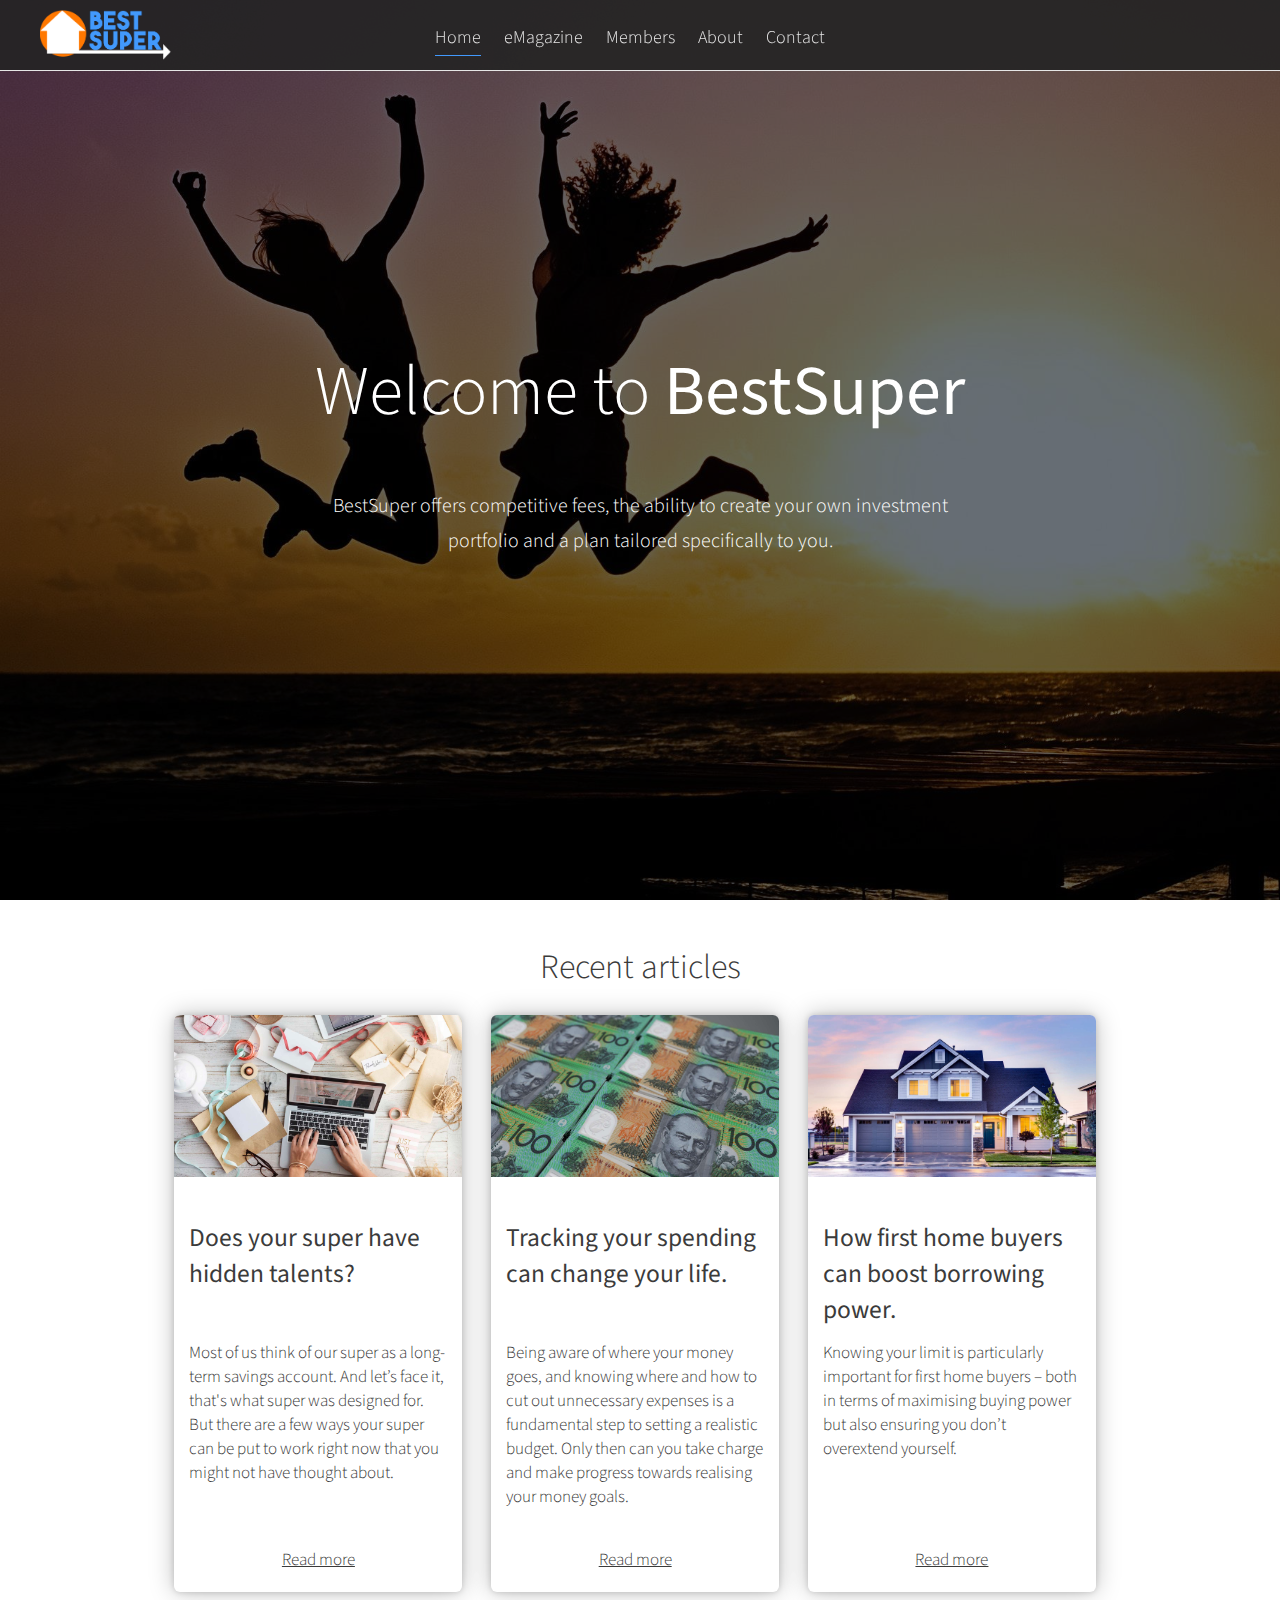
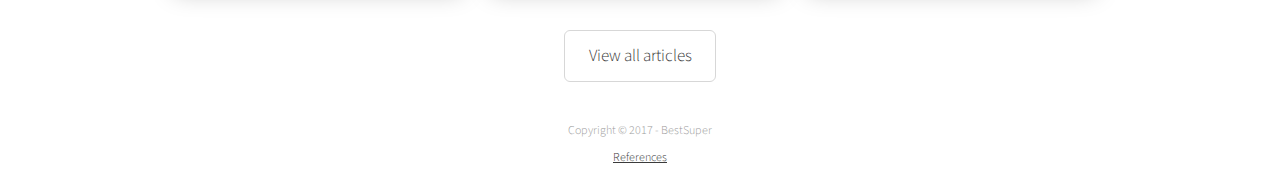
<file: index.html>
<!DOCTYPE html>
<html lang="en">
<head>
	<meta charset="utf-8">
	<meta http-equiv="X-UA-Compatible" content="IE=edge">
	<meta name="viewport" content="width=device-width, initial-scale=1">
	<meta name="description" content="BestSuper offers competitive fees, the ability to create your own investment portfolio and a plan tailored specifically for you.">
	<meta name="author" content="Tim Jones n9465723">
	<meta name="keywords" content="Super,Annuation,BestSuper,Easy Super,eMagazine,Super Magazine,Articles">
	<meta property="og:title" content="Home | BestSuper">

	<link href="https://fonts.googleapis.com/css?family=Source+Sans+Pro:300" rel="stylesheet">
	<link href="https://fonts.googleapis.com/css?family=Source+Sans+Pro:400" rel="stylesheet">
	<link href="./files/css/styles.css" type="text/css" rel="stylesheet">

	<title>Home | BestSuper</title>
</head>
<body>
	<nav class="navbar">
		<div class="menu"></div>
		<ul class="left-nav">
		 	<li><a href="#top"><img class="logo" src="./files/img/logo.png" alt="BestSuper Logo"></a></li>
		</ul>
		<ul class="collapsed-menu">
			<li class="current"><a href="#top">Home</a></li>
			<li><a href="./magazine/index.html">eMagazine</a></li>
			<li><a href="./members/index.html">Members</a></li>
			<li><a href="./about/index.html">About</a></li>
			<li><a href="./contact/index.html">Contact</a></li>
		</ul><!-- </ul> -->
	</nav><!-- </nav> -->
	<div id="top" class="caption-block">
		<div class="caption blue-overlay">
			<h1>Welcome to <b>BestSuper</b></h1>
			<h3>BestSuper offers competitive fees, the ability to create your own investment portfolio and a plan tailored specifically to you.</h3>
		</div>
	</div>
	<div class="block snapshots">
		<h1 class="center">Recent articles</h1>
		<div class="article-snapshots clearfix">
			<a href="./magazine/index.html#first" class="link-no-decoration snapshot-hover">
				<div class="snapshot">
					<img class="snapshot-image" src="./files/img/article1.jpg" alt="Does your super have hidden talents?">
					<h2 class="snapshot-title">Does your super have hidden talents?</h2>
					<p class="article-description">Most of us think of our super as a long-term savings account. And let’s face it, that's what
					super was designed for. But there are a few ways your super can be put to work right now
					that you might not have thought about.</p>
					<u>Read more</u>
				</div>
			</a>
			<a href="./magazine/index.html#second" class="link-no-decoration snapshot-hover">
				<div class="snapshot">
					<img class="snapshot-image" src="./files/img/article2.jpg" alt="Tracking your spending can change your life.">
					<h2 class="snapshot-title">Tracking your spending can change your life.</h2>
					<p class="article-description">Being aware of where your money goes, and knowing where and how to cut out unnecessary expenses is a fundamental step to setting a realistic budget. Only then can you take charge and make progress towards realising your money goals.</p>
					<u>Read more</u>
				</div>
			</a>
			<a href="./magazine/index.html#third" class="link-no-decoration snapshot-hover">
				<div class="snapshot">
					<img class="snapshot-image" src="./files/img/article3.jpg" alt="How first home buyers can boost borrowing power.">
					<h2 class="snapshot-title">How first home buyers can boost borrowing power.</h2>
					<p class="article-description">Knowing your limit is particularly important for first home buyers – both in terms of maximising buying power but also ensuring you don’t overextend yourself.</p>
					<u>Read more</u>
				</div>
			</a>
		</div>
		<a href="./magazine/index.html" class="link view-all-link">
			View all articles
		</a>
	</div>
	<footer>
		<span>Copyright &copy; 2017 - BestSuper</span>
		<span><a class="link" href="./references/index.html">References</a></span>
	</footer>
</body>
</html>
</file>
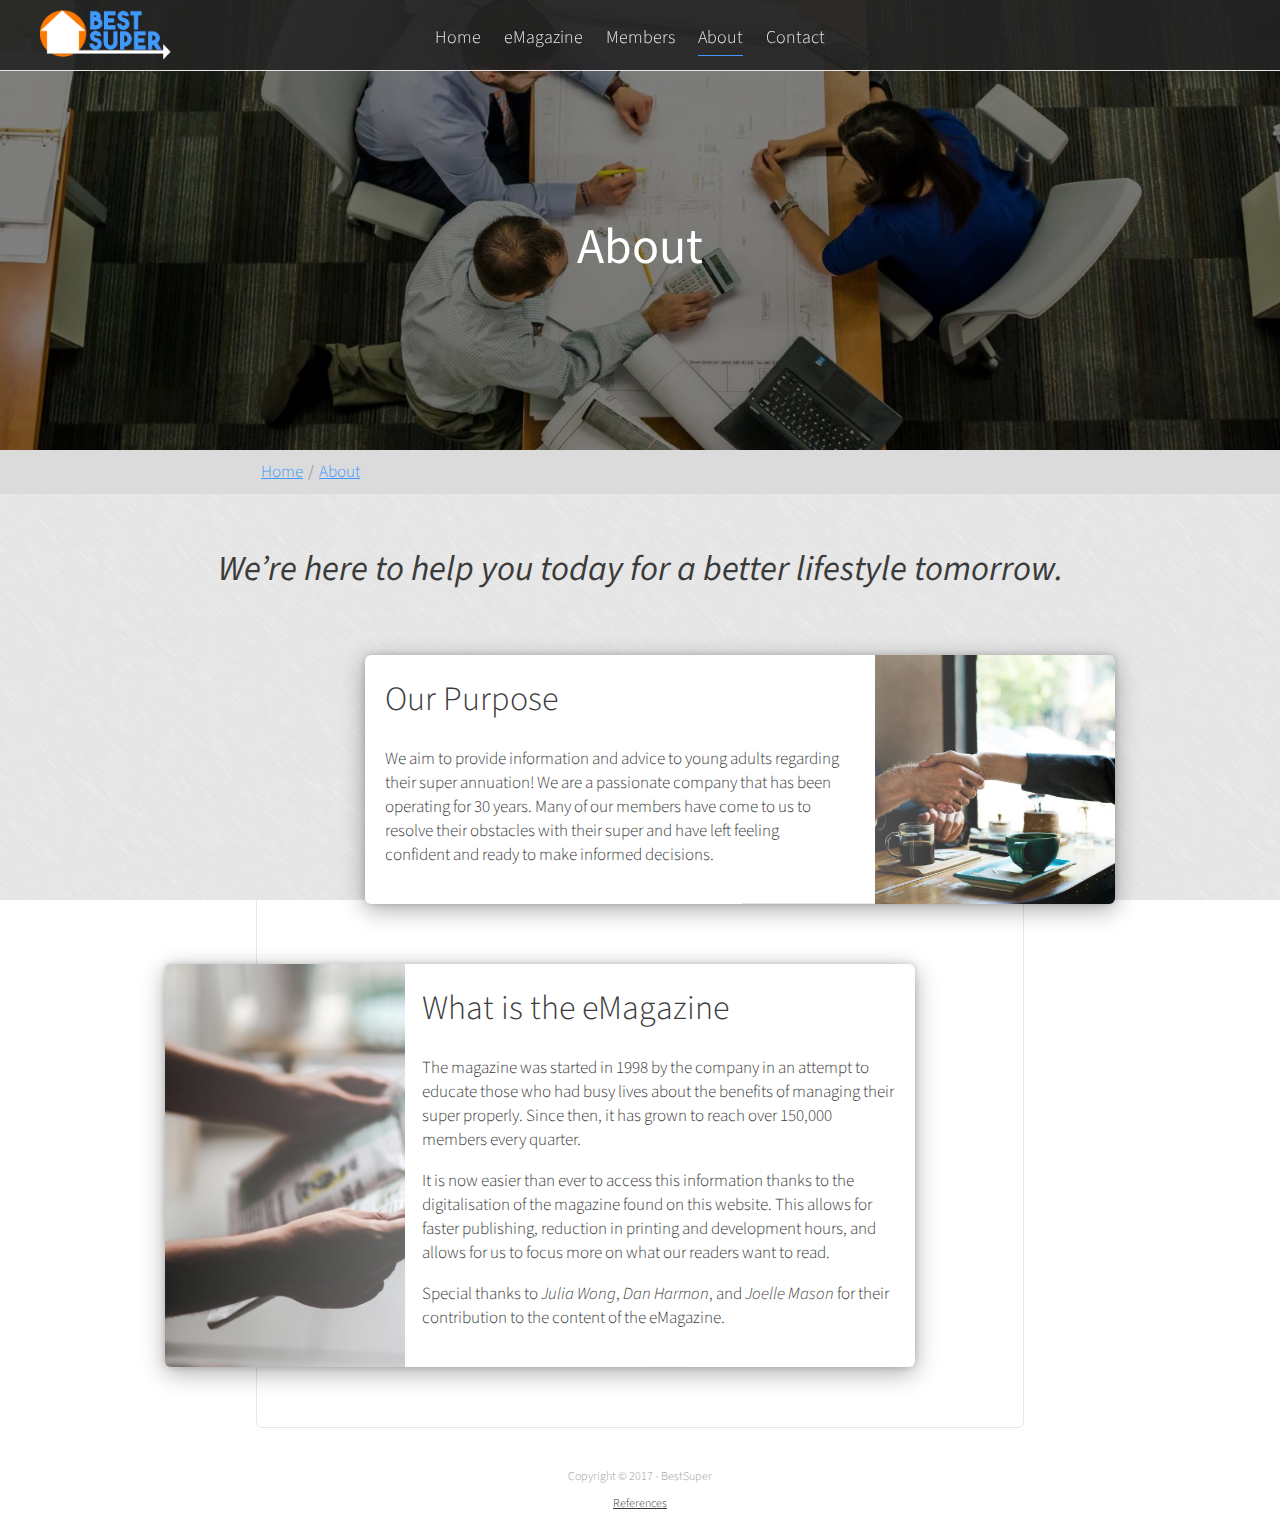
<file: about/index.html>
<!DOCTYPE html>
<html lang="en">
<head>
	<meta charset="utf-8">
	<meta http-equiv="X-UA-Compatible" content="IE=edge">
	<meta name="viewport" content="width=device-width, initial-scale=1">
	<meta name="description" content="BestSuper offers competitive fees, the ability to create your own investment portfolio and a plan tailored specifically for you.">
	<meta name="author" content="Tim Jones n9465723">
	<meta name="keywords" content="Super,Annuation,BestSuper,Easy Super,eMagazine,Super Magazine,Articles">
	<meta property="og:title" content="About | BestSuper">

	<link href="https://fonts.googleapis.com/css?family=Source+Sans+Pro:300" rel="stylesheet">
	<link href="https://fonts.googleapis.com/css?family=Source+Sans+Pro:400" rel="stylesheet">
	<link href="../files/css/styles.css" rel="stylesheet">

	<title>About | BestSuper</title>
</head>
<body>
	<nav class="navbar">
		<div class="menu"></div>
		<ul class="left-nav">
		 	<li><a href="../index.html"><img class="logo" src="../files/img/logo.png" alt="BestSuper Logo"></a></li>
		</ul>
		<ul class="collapsed-menu">
			<li><a href="../index.html">Home</a></li>
			<li><a href="../magazine/index.html">eMagazine</a></li>
			<li><a href="../members/index.html">Members</a></li>
			<li class="current"><a href="#top">About</a></li>
			<li><a href="../contact/index.html">Contact</a></li>
		</ul><!-- </ul> -->
	</nav><!-- </nav> -->
	<div id="top" class="block">
		<div class="header about-header">
			<h1 class="center main-title">About</h1>
		</div>
		<div class="breadcrumbs">
			<div class="breadcrumb-links">
				<a class="link-page-navigation" href="../index.html">Home</a>/<a class="link-page-navigation" href="#top">About</a>
			</div>
		</div>
		<h1 class="about-title-quote">We’re here to help you today for a better lifestyle tomorrow.</h1>
		<div class="about-information">
			<div class="about-section right purpose-img clearfix">
				<div class="col-two-thirds-left">
					<h1>Our Purpose</h1>

					<p>We aim to provide information and advice to young adults regarding their super annuation! We are a passionate company that has been operating for 30 years. Many of our members have come to us to resolve their obstacles with their super and have left feeling confident and ready to make informed decisions. </p>
				</div>
			</div>
			<div class="about-section left magazine-about-img clearfix">
				<div class="col-two-thirds-right">
					<h1>What is the eMagazine</h1>

					<p>The magazine was started in 1998 by the company in an attempt to educate those who had busy lives about the benefits of managing their super properly. Since then, it has grown to reach over 150,000 members every quarter.</p>

					<p>It is now easier than ever to access this information thanks to the digitalisation of the magazine found on this website. This allows for faster publishing, reduction in printing and development hours, and allows for us to focus more on what our readers want to read.

					<p>Special thanks to <i>Julia Wong</i>, <i>Dan Harmon</i>, and <i>Joelle Mason</i> for their contribution to the content of the eMagazine.</p>
				</div>
			</div>
		</div>
	</div>
	<footer>
		<span>Copyright &copy; 2017 - BestSuper</span>
		<span><a class="link" href="../references/index.html">References</a></span>
	</footer>
</body>
</html>
</file>
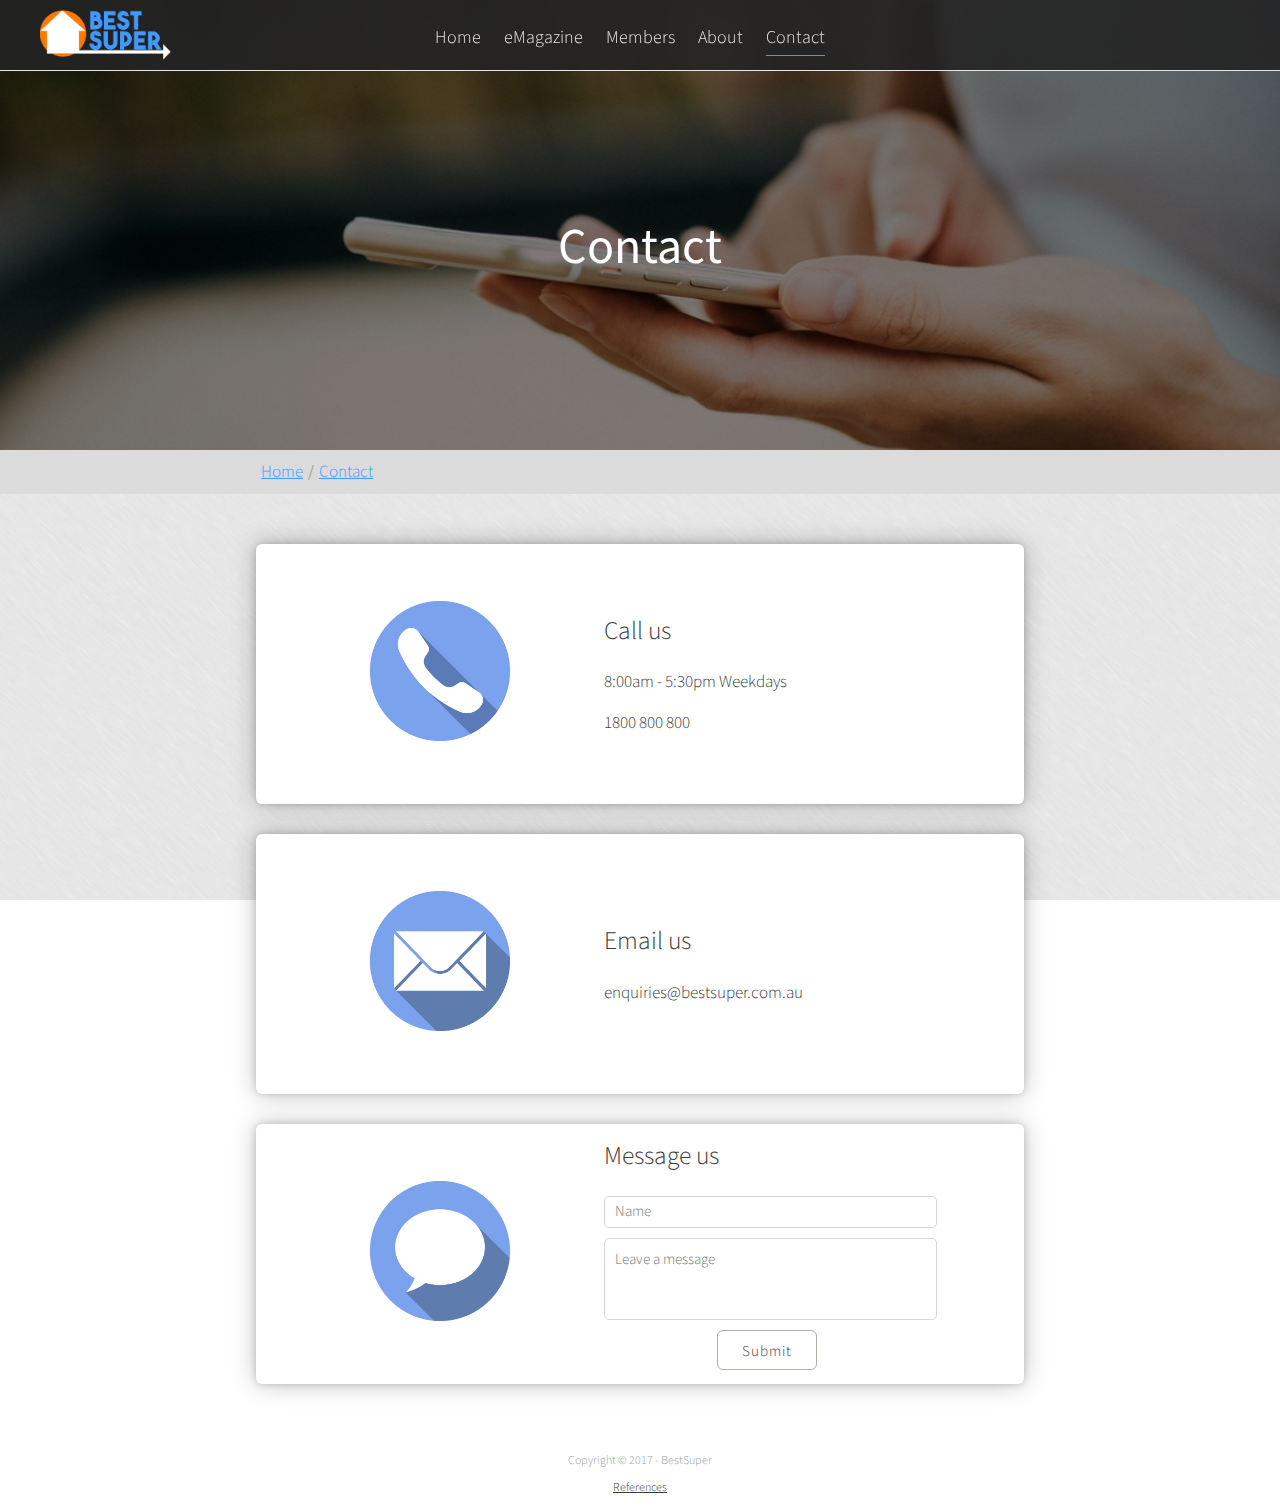
<file: contact/index.html>
<!DOCTYPE html>
<html lang="en">
<head>
	<meta charset="utf-8">
	<meta http-equiv="X-UA-Compatible" content="IE=edge">
	<meta name="viewport" content="width=device-width, initial-scale=1">
	<meta name="description" content="BestSuper offers competitive fees, the ability to create your own investment portfolio and a plan tailored specifically for you.">
	<meta name="author" content="Tim Jones n9465723">
	<meta name="keywords" content="Super,Annuation,BestSuper,Easy Super,eMagazine,Super Magazine,Articles">
	<meta property="og:title" content="Contact | BestSuper">

	<link href="https://fonts.googleapis.com/css?family=Source+Sans+Pro:300" rel="stylesheet">
	<link href="https://fonts.googleapis.com/css?family=Source+Sans+Pro:400" rel="stylesheet">
	<link href="../files/css/styles.css" rel="stylesheet">

	<title>Contact | BestSuper</title>
</head>
<body>
	<nav class="navbar">
		<div class="menu"></div>
		<ul class="left-nav">
		 	<li><a href="../index.html"><img class="logo" src="../files/img/logo.png" alt="BestSuper Logo"></a></li>
		</ul>
		<ul class="collapsed-menu">
			<li><a href="../index.html">Home</a></li>
			<li><a href="../magazine/index.html">eMagazine</a></li>
			<li><a href="../members/index.html">Members</a></li>
			<li><a href="../about/index.html">About</a></li>
			<li class="current"><a href="#top">Contact</a></li>
		</ul><!-- </ul> -->
	</nav><!-- </nav> -->
	<div id="top" class="block contact">
		<div class="header contact-header">
			<h1 class="center main-title">Contact</h1>
		</div>
		<div class="breadcrumbs">
			<div class="breadcrumb-links">
				<a class="link-page-navigation" href="../index.html">Home</a>/<a class="link-page-navigation" href="#top">Contact</a>
			</div>
		</div>
		<div class="contact-section clearfix">
			<div class="left-col center">
				<img class="contact-icon" src="../files/img/contact_icons/phone.png" alt="Contact us by phone">
			</div>
			<div class="right-col">
				<h2>Call us</h2>
				<p>8:00am - 5:30pm Weekdays</p>
				<a href="tel:1800800800" class="link-no-decoration">1800 800 800</a>
			</div>
		</div>		
		<div class="contact-section clearfix">
			<div class="left-col center">
				<img class="contact-icon" src="../files/img/contact_icons/email.png" alt="Contact us by email">
			</div>
			<div class="right-col">
				<h2>Email us</h2>
				<a href="mailto:enquiries@bestsuper.com.au" class="link-no-decoration">enquiries@bestsuper.com.au</a>
			</div>
		</div>
		<div class="contact-section clearfix">
			<div class="left-col center">
				<img class="contact-icon" src="../files/img/contact_icons/chat.png" alt="Chat with us">
			</div>
			<div class="right-col clearfix">
				<h2>Message us</h2>
				<input type="text" placeholder="Name" class="input-contact-form">
				<textarea class="textarea-contact-form" placeholder="Leave a message"></textarea>
				<input type="submit" class="submit-btn" value="Submit">
			</div>
		</div>
	</div>
	<footer>
		<span>Copyright &copy; 2017 - BestSuper</span>
		<span><a class="link" href="../references/index.html">References</a></span>
	</footer>
</body>
</html>
</file>
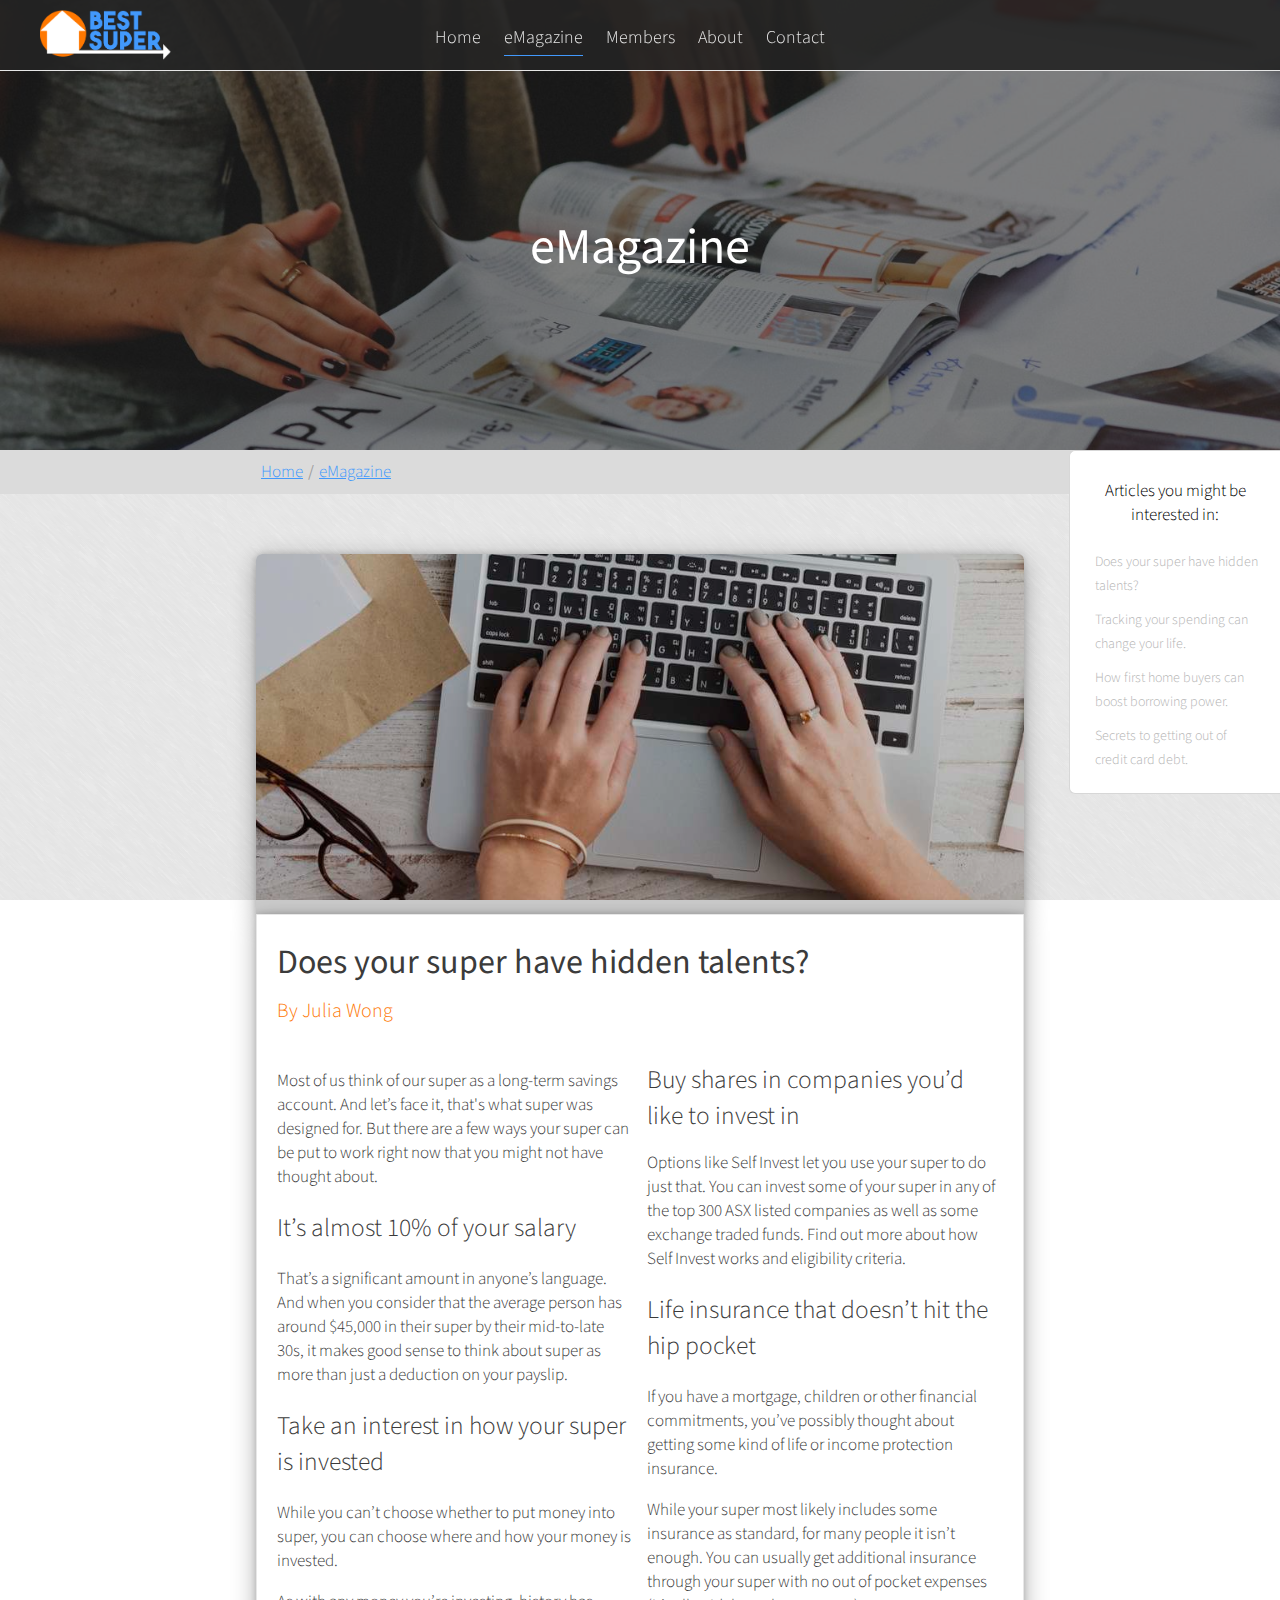
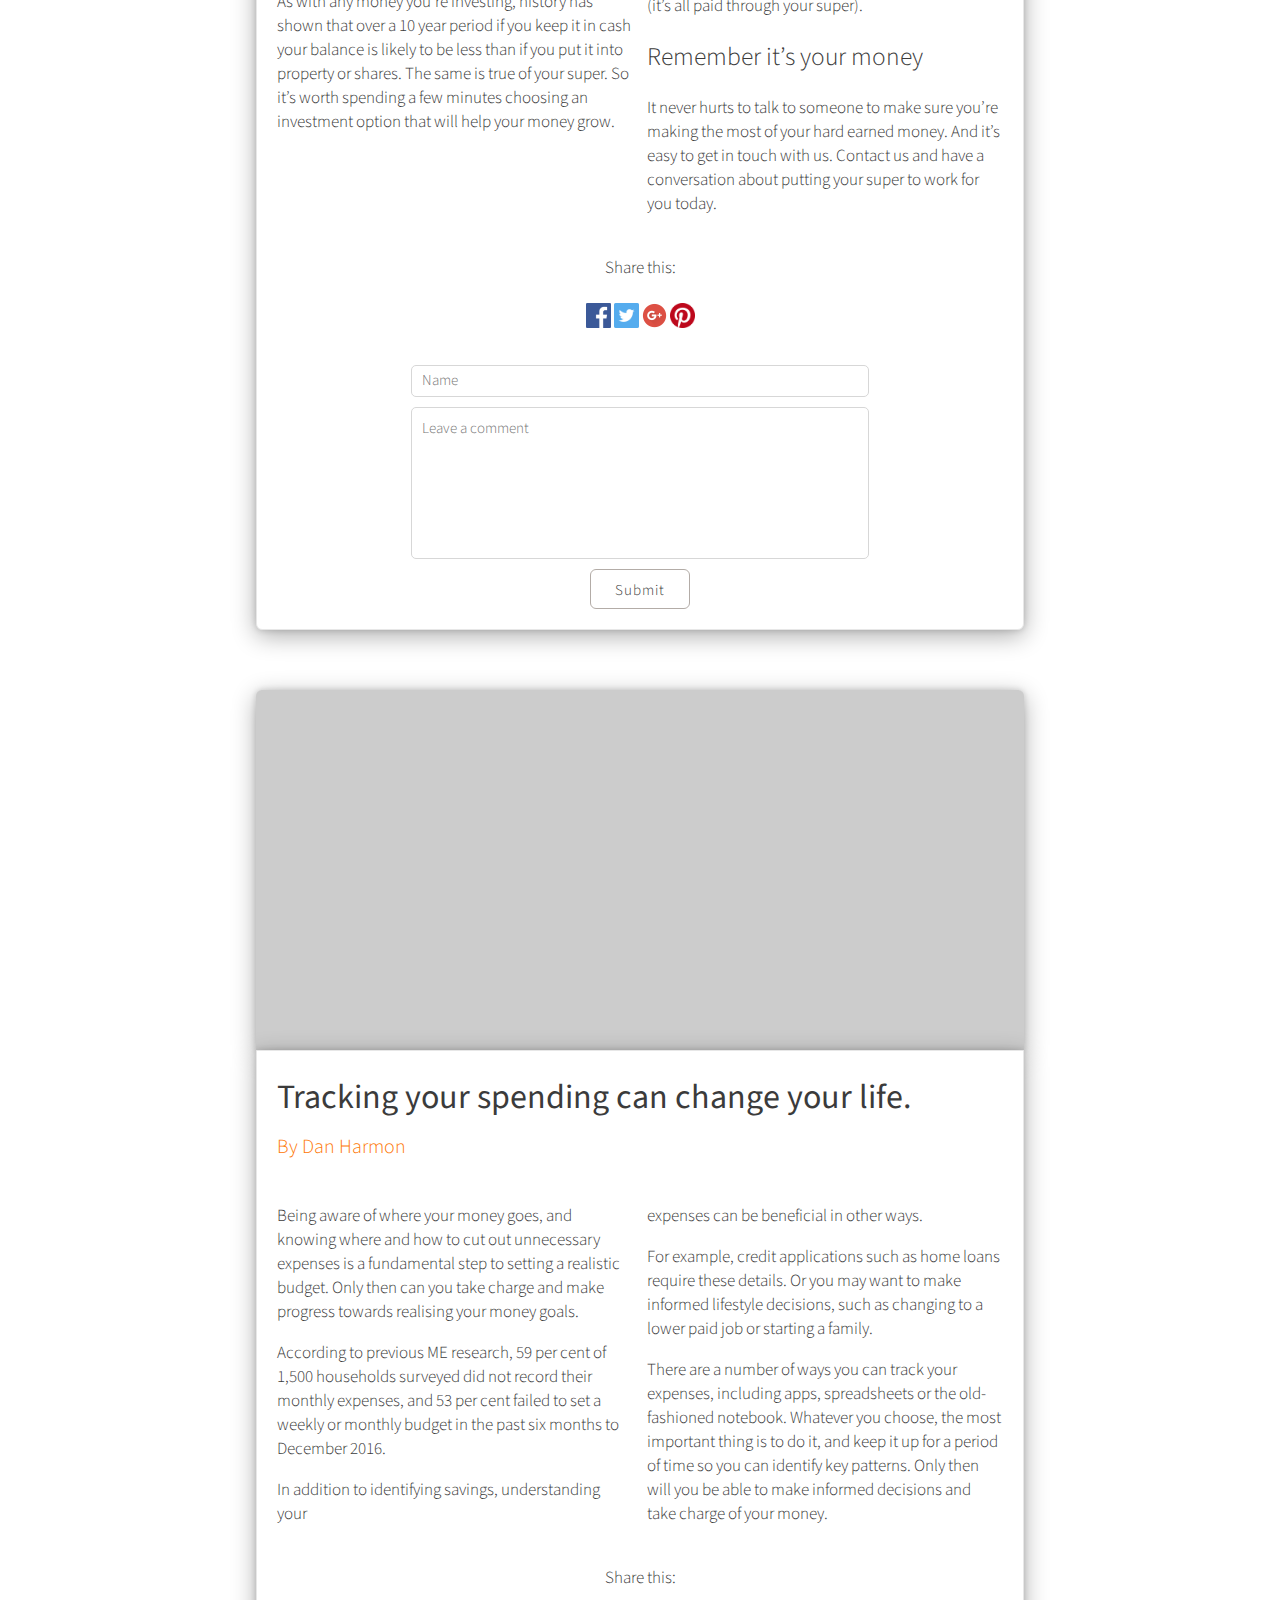
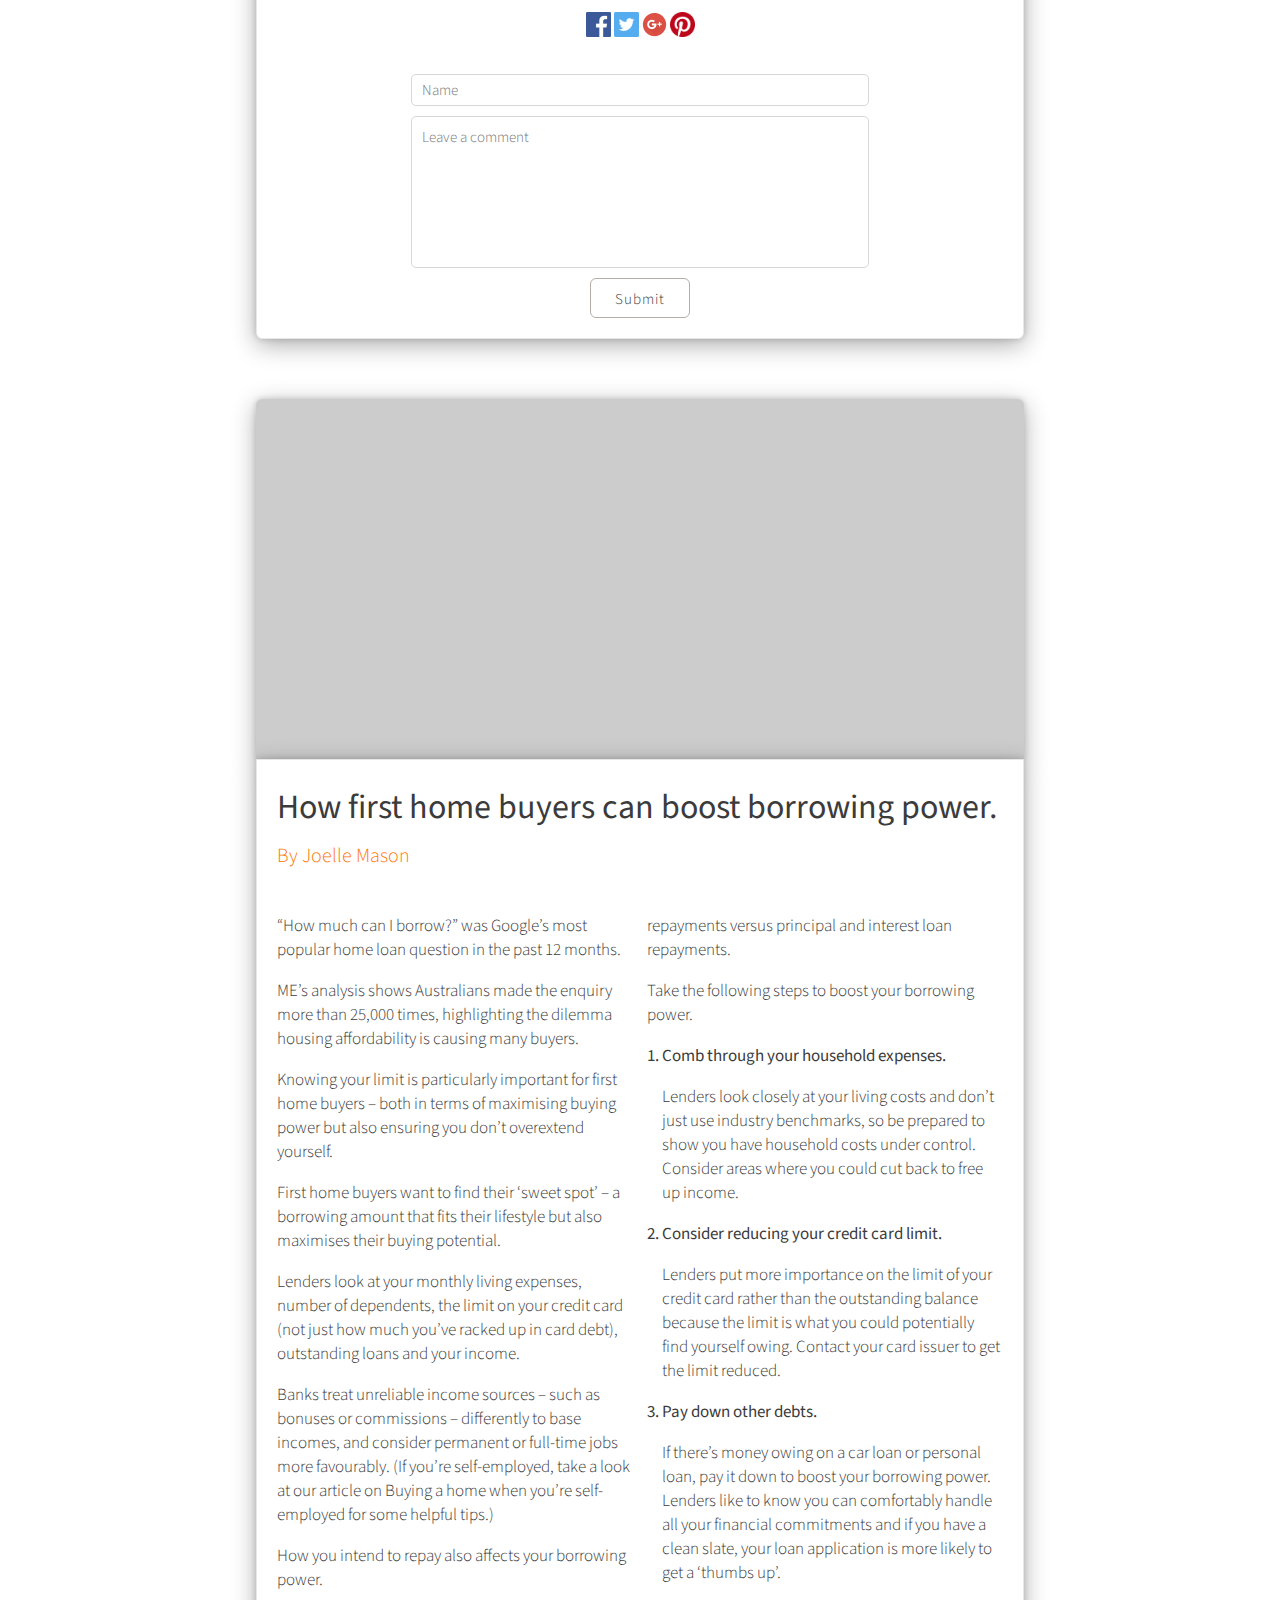
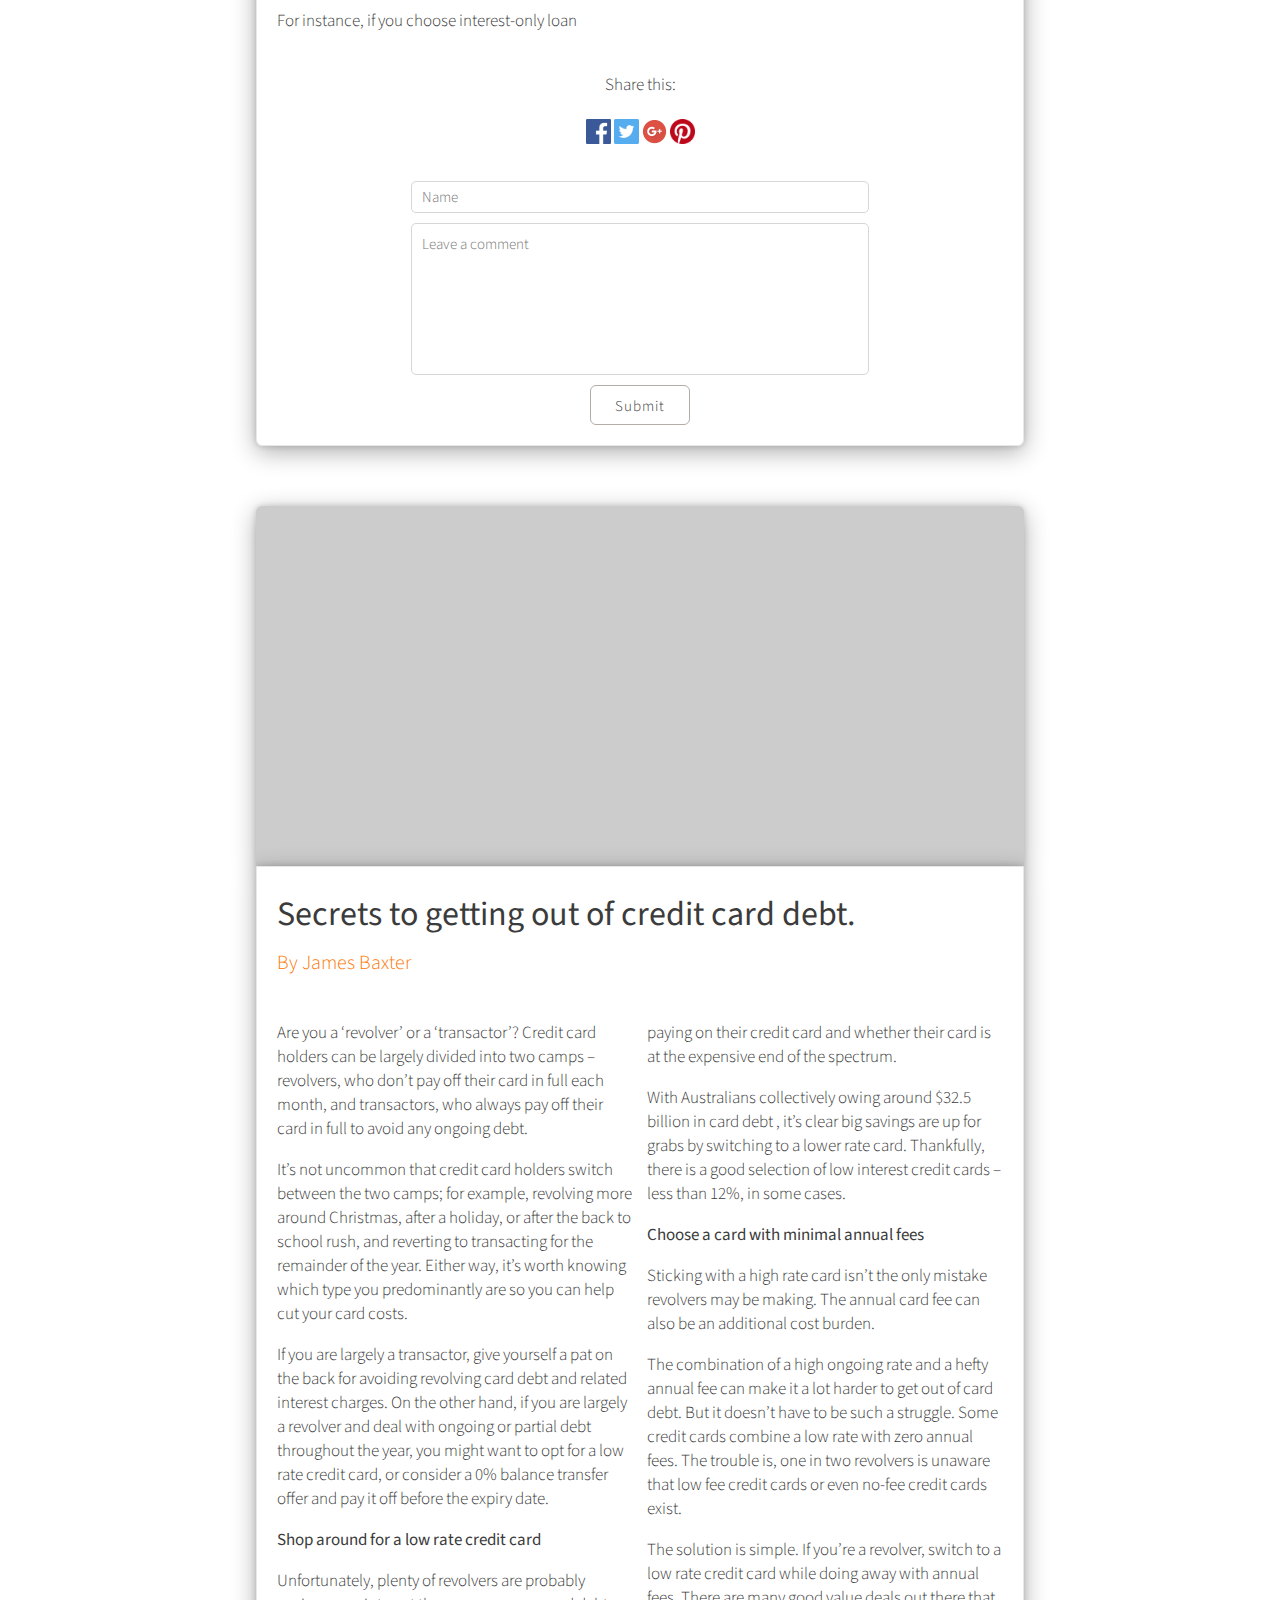
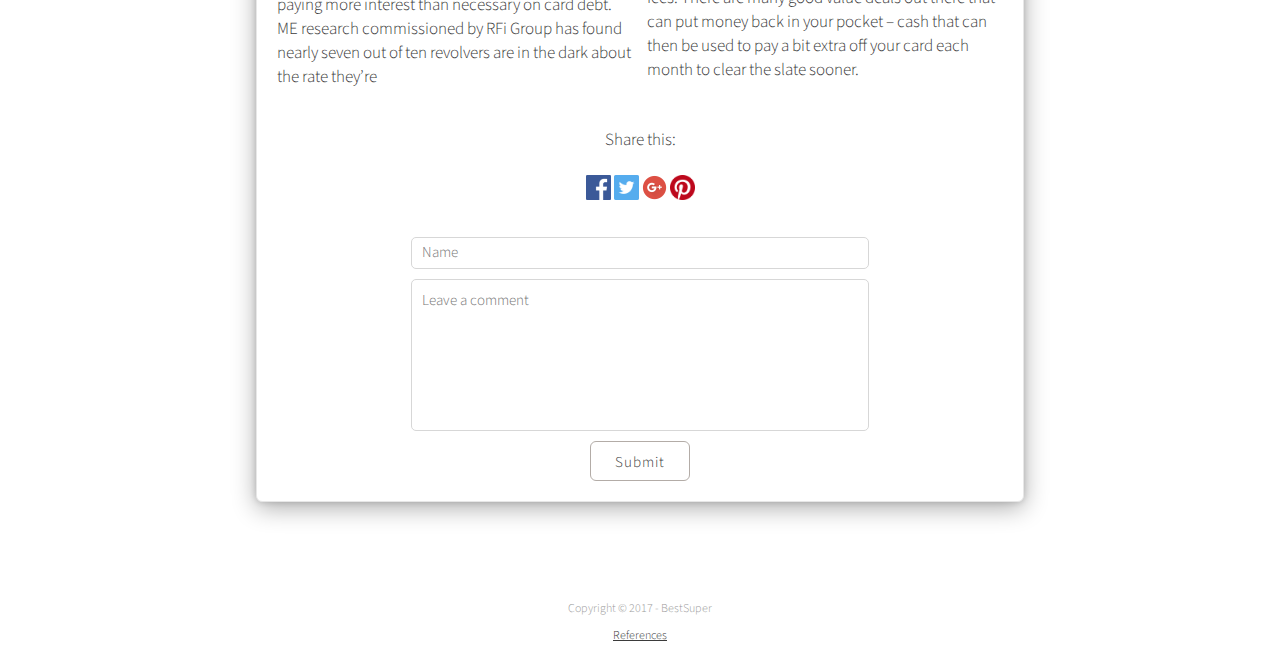
<file: magazine/index.html>
<!DOCTYPE html>
<html lang="en">
<head>
	<meta charset="utf-8">
	<meta http-equiv="X-UA-Compatible" content="IE=edge">
	<meta name="viewport" content="width=device-width, initial-scale=1">
	<meta name="description" content="BestSuper offers competitive fees, the ability to create your own investment portfolio and a plan tailored specifically for you.">
	<meta name="author" content="Tim Jones n9465723">
	<meta name="keywords" content="Super,Annuation,BestSuper,Easy Super,eMagazine,Super Magazine,Articles">
	<meta property="og:title" content="eMagazine | BestSuper">

	<link href="https://fonts.googleapis.com/css?family=Source+Sans+Pro:300" rel="stylesheet">
	<link href="https://fonts.googleapis.com/css?family=Source+Sans+Pro:400" rel="stylesheet">
	<link href="../files/css/styles.css" type="text/css" rel="stylesheet">

	<title>eMagazine | BestSuper</title>
</head>
<body>
	<nav class="navbar">
		<div class="menu"></div>
		<ul class="left-nav">
		 	<li><a href="../index.html"><img class="logo" src="../files/img/logo.png" alt="BestSuper Logo"></a></li>
		</ul>
		<ul class="collapsed-menu">
			<li><a href="../index.html">Home</a></li>
			<li class="current"><a href="#top">eMagazine</a></li>
			<li><a href="../members/index.html">Members</a></li>
			<li><a href="../about/index.html">About</a></li>
			<li><a href="../contact/index.html">Contact</a></li>
		</ul>
	</nav>
	<div id="top" class="block articles">
		<div class="header magazine-header">
			<h1 class="center main-title">eMagazine</h1>
		</div>
		<div class="breadcrumbs">
			<div class="breadcrumb-links">
				<a class="link-page-navigation" href="../index.html">Home</a>/<a class="link-page-navigation" href="#top">eMagazine</a>
			</div>
		</div>
		<div class="parallax-article-1">
		</div>
		<div class="single-article clearfix" id="first">
			<h1 class="article-title">Does your super have hidden talents?</h1>
			<h4 class="post-author">By Julia Wong</h4>
			<div class="left-col-article">
				<p>Most of us think of our super as a long-term savings account. And let’s face it, that's what
				super was designed for. But there are a few ways your super can be put to work right now
				that you might not have thought about.</p>

				<h2>It’s almost 10% of your salary</h2>

				<p>That’s a significant amount in anyone’s language. And when you consider that the average
				person has around $45,000 in their super by their mid-to-late 30s, it makes good sense to
				think about super as more than just a deduction on your payslip.</p>

				<h2>Take an interest in how your super is invested</h2>

				<p>While you can’t choose whether to put money into super, you can choose where and how
				your money is invested.</p>

				<p>As with any money you’re investing, history has shown that over a 10 year period if you keep it
				in cash your balance is likely to be less than if you put it into property or shares. The same is
				true of your super. So it’s worth spending a few minutes choosing an investment option that
				will help your money grow.</p>
			</div>
			<div class="right-col-article">
				<h2 class="remove-margin">Buy shares in companies you’d like to invest in</h2>

				<p>Options like Self Invest let you use your super to do just that. You can invest some of your
				super in any of the top 300 ASX listed companies as well as some exchange traded funds. Find
				out more about how Self Invest works and eligibility criteria.</p>

				<h2>Life insurance that doesn’t hit the hip pocket</h2>

				<p>If you have a mortgage, children or other financial commitments, you’ve possibly thought
				about getting some kind of life or income protection insurance.</p>

				<p>While your super most likely includes some insurance as standard, for many people it isn’t
				enough. You can usually get additional insurance through your super with no out of pocket
				expenses (it’s all paid through your super).</p>

				<h2>Remember it’s your money</h2>

				<p>It never hurts to talk to someone to make sure you’re making the most of your hard earned
				money. And it’s easy to get in touch with us. Contact us and have a conversation about
				putting your super to work for you today.
				</p>
			</div>
			<div class="share-social-block">
				<h4>Share this:</h4>
				<a href="#"><img class="social-icon" src="../files/img/social_media/fb.png" alt="Share on Facebook"></a>	
				<a href="#"><img class="social-icon" src="../files/img/social_media/twitter.png" alt="Share on Twitter"></a>	
				<a href="#"><img class="social-icon" src="../files/img/social_media/googleplus.png" alt="Share on Google+"></a>	
				<a href="#"><img class="social-icon" src="../files/img/social_media/pinterest.png" alt="Share on Pinterest"></a>	
			</div>
			<input type="text" placeholder="Name">
			<textarea placeholder="Leave a comment"></textarea>
			<input type="submit" class="submit-btn" value="Submit">
		</div>

		<div class="parallax-article-2"></div>
		<div class="single-article clearfix" id="second">
			<h1 class="article-title">Tracking your spending can change your life.</h1>
			<h4 class="post-author">By Dan Harmon</h4>
			<div class="left-col-article">
				<p>Being aware of where your money goes, and knowing where and how to cut out unnecessary expenses is a fundamental step to setting a realistic budget. Only then can you take charge and make progress towards realising your money goals.</p>

				<p>According to previous ME research, 59 per cent of 1,500 households surveyed did not record their monthly expenses, and 53 per cent failed to set a weekly or monthly budget in the past six months to December 2016.</p> 

			
				<p>In addition to identifying savings, understanding your</p> 
			</div>
			<div class="right-col-article">
				<p>expenses can be beneficial in other ways.</p>
			
				<p> For example, credit applications such as home loans require these details. Or you may want to make informed lifestyle decisions, such as changing to a lower paid job or starting a family.</p>

				<p>There are a number of ways you can track your expenses, including apps, spreadsheets or the old-fashioned notebook.
				Whatever you choose, the most important thing is to do it, and keep it up for a period of time so you can identify key patterns. Only then will you be able to make informed decisions and take charge of your money.</p>
			</div>
			<div class="share-social-block">
				<h4>Share this:</h4>
				<a href="#"><img class="social-icon" src="../files/img/social_media/fb.png" alt="Share on Facebook"></a>	
				<a href="#"><img class="social-icon" src="../files/img/social_media/twitter.png" alt="Share on Twitter"></a>	
				<a href="#"><img class="social-icon" src="../files/img/social_media/googleplus.png" alt="Share on Google+"></a>	
				<a href="#"><img class="social-icon" src="../files/img/social_media/pinterest.png" alt="Share on Pinterest"></a>	
			</div>
			<input type="text" placeholder="Name">
			<textarea placeholder="Leave a comment"></textarea>
			<input type="submit" class="submit-btn" value="Submit">
		</div>

		<div class="parallax-article-3"></div>
		<div class="single-article clearfix" id="third">
			<h1 class="article-title">How first home buyers can boost borrowing power.</h1>
			<h4 class="post-author">By Joelle Mason</h4>
			<div class="left-col-article">
				<p>“How much can I borrow?” was Google’s most popular home loan question in the past 12 months.</p> 

				<p>ME’s analysis shows Australians made the enquiry more than 25,000 times, highlighting the dilemma housing affordability is causing many buyers.</p>
	 

				<p>Knowing your limit is particularly important for first home buyers – both in terms of maximising buying power but also ensuring you don’t overextend yourself.</p>


				<p>First home buyers want to find their ‘sweet spot’ – a borrowing amount that fits their lifestyle but also maximises their buying potential.</p>	 
			
				<p>Lenders look at your monthly living expenses, number of dependents, the limit on your credit card (not just how much you’ve racked up in card debt), outstanding loans and your income.</p>


				<p>Banks treat unreliable income sources – such as bonuses or commissions – differently to base incomes, and consider permanent or full-time jobs more favourably. (If you’re self-employed, take a look at our article on Buying a home when you’re self-employed for some helpful tips.)</p>


				<p>How you intend to repay also affects your borrowing power.</p>
		 	
				<p>For instance, if you choose interest-only loan</p> 
			</div>
			<div class="right-col-article">

				<p>repayments versus principal and interest loan repayments.</p>

				<p>Take the following steps to boost your borrowing power.</p>

				<ol class="article-list">
					<li>
						<b>Comb through your household expenses.</b>

					 	<p>Lenders look closely at your living costs and don’t just use industry benchmarks, so be prepared to show you have household costs under control. Consider areas where you could cut back to free up income.</p> 
				 	</li>
					<li>
						<b>Consider reducing your credit card limit.</b>

						<p>Lenders put more importance on the limit of your credit card rather than the outstanding balance because the limit is what you could potentially find yourself owing. Contact your card issuer to get the limit reduced.</p>
					</li>
					<li>
						<b>Pay down other debts.</b> 

						<p>If there’s money owing on a car loan or personal loan, pay it down to boost your borrowing power. Lenders like to know you can comfortably handle all your financial commitments and if you have a clean slate, your loan application is more likely to get a ‘thumbs up’.</p>
					</li>
				</ol>
			</div>
			<div class="share-social-block">
				<h4>Share this:</h4>
				<a href="#"><img class="social-icon" src="../files/img/social_media/fb.png" alt="Share on Facebook"></a>	
				<a href="#"><img class="social-icon" src="../files/img/social_media/twitter.png" alt="Share on Twitter"></a>	
				<a href="#"><img class="social-icon" src="../files/img/social_media/googleplus.png" alt="Share on Google+"></a>	
				<a href="#"><img class="social-icon" src="../files/img/social_media/pinterest.png" alt="Share on Pinterest"></a>	
			</div>
			<input type="text" placeholder="Name">
			<textarea placeholder="Leave a comment"></textarea>
			<input type="submit" class="submit-btn" value="Submit">
		</div>

		<div class="parallax-article-4"></div>
		<div class="single-article clearfix" id="fourth">
			<h1 class="article-title">Secrets to getting out of credit card debt.</h1>
			<h4 class="post-author">By James Baxter</h4>
			<div class="left-col-article">
				<p>Are you a ‘revolver’ or a ‘transactor’? Credit card holders can be largely divided into two camps – revolvers, who don’t pay off their card in full each month, and transactors, who always pay off their card in full to avoid any ongoing debt.</p> 

				<p>It’s not uncommon that credit card holders switch between the two camps; for example, revolving more around Christmas, after a holiday, or after the back to school rush, and reverting to transacting for the remainder of the year. Either way, it’s worth knowing which type you predominantly are so you can help cut your card costs.</p>

				<p>If you are largely a transactor, give yourself a pat on the back for avoiding revolving card debt and related interest charges. On the other hand, if you are largely a revolver and deal with ongoing or partial debt throughout the year, you might want to opt for a low rate credit card, or consider a 0% balance transfer offer and pay it off before the expiry date.</p> 

				<b>Shop around for a low rate credit card</b>

				<p>Unfortunately, plenty of revolvers are probably paying more interest than necessary on card debt. ME research commissioned by RFi Group has found nearly seven out of ten revolvers are in the dark about the rate they’re</p> 
			</div>
			<div class="right-col-article">
				<p>paying on their credit card and whether their card is at the expensive end of the spectrum.</p>

				<p>With Australians collectively owing around $32.5 billion in card debt , it’s clear big savings are up for grabs by switching to a lower rate card. Thankfully, there is a good selection of low interest credit cards – less than 12%, in some cases.</p>

				<b>Choose a card with minimal annual fees</b>

				<p>Sticking with a high rate card isn’t the only mistake revolvers may be making. The annual card fee can also be an additional cost burden.</p>

				<p>The combination of a high ongoing rate and a hefty annual fee can make it a lot harder to get out of card debt. But it doesn’t have to be such a struggle. Some credit cards combine a low rate with zero annual fees. The trouble is, one in two revolvers is unaware that low fee credit cards or even no-fee credit cards exist.</p>

				<p>The solution is simple. If you’re a revolver, switch to a low rate credit card while doing away with annual fees. There are many good value deals out there that can put money back in your pocket – cash that can then be used to pay a bit extra off your card each month to clear the slate sooner.</p>
			</div>
			<div class="share-social-block">
				<h4>Share this:</h4>
				<a href="#"><img class="social-icon" src="../files/img/social_media/fb.png" alt="Share on Facebook"></a>	
				<a href="#"><img class="social-icon" src="../files/img/social_media/twitter.png" alt="Share on Twitter"></a>	
				<a href="#"><img class="social-icon" src="../files/img/social_media/googleplus.png" alt="Share on Google+"></a>	
				<a href="#"><img class="social-icon" src="../files/img/social_media/pinterest.png" alt="Share on Pinterest"></a>	
			</div>
			<input type="text" placeholder="Name">
			<textarea placeholder="Leave a comment"></textarea>
			<input type="submit" class="submit-btn" value="Submit">
		</div>
	</div>
	<div class="side-nav center">
		<h4>Articles you might be interested in:</h4>
		<ul>
			<li><a class="link-no-decoration" href="#first">Does your super have hidden talents?</a></li>
			<li><a class="link-no-decoration" href="#second">Tracking your spending can change your life.</a></li>
			<li><a class="link-no-decoration" href="#third">How first home buyers can boost borrowing power.</a></li>
			<li><a class="link-no-decoration" href="#fourth">Secrets to getting out of credit card debt.</a></li>
		</ul><!-- </ul> -->
	</div>
	<footer>
		<span>Copyright &copy; 2017 - BestSuper</span>
		<span><a class="link" href="../references/index.html">References</a></span>
	</footer>
</body>
</html>
</file>
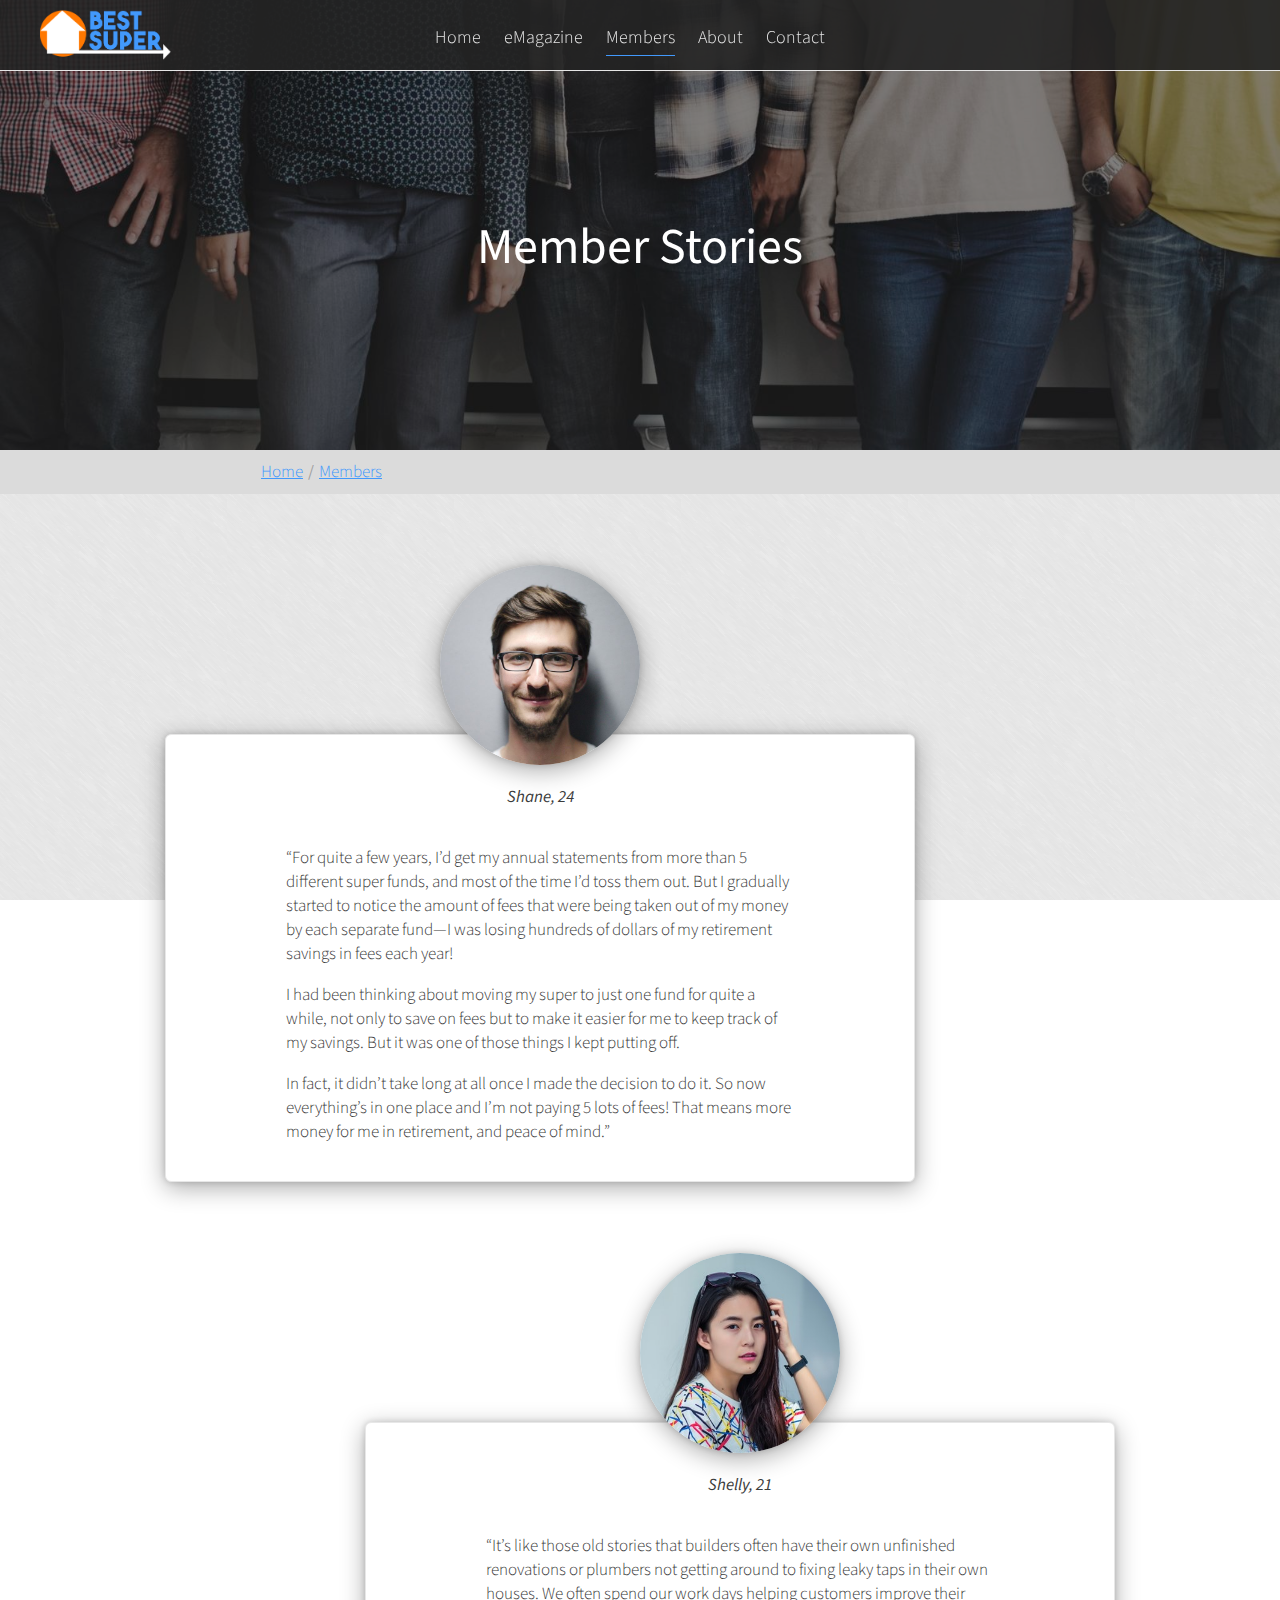
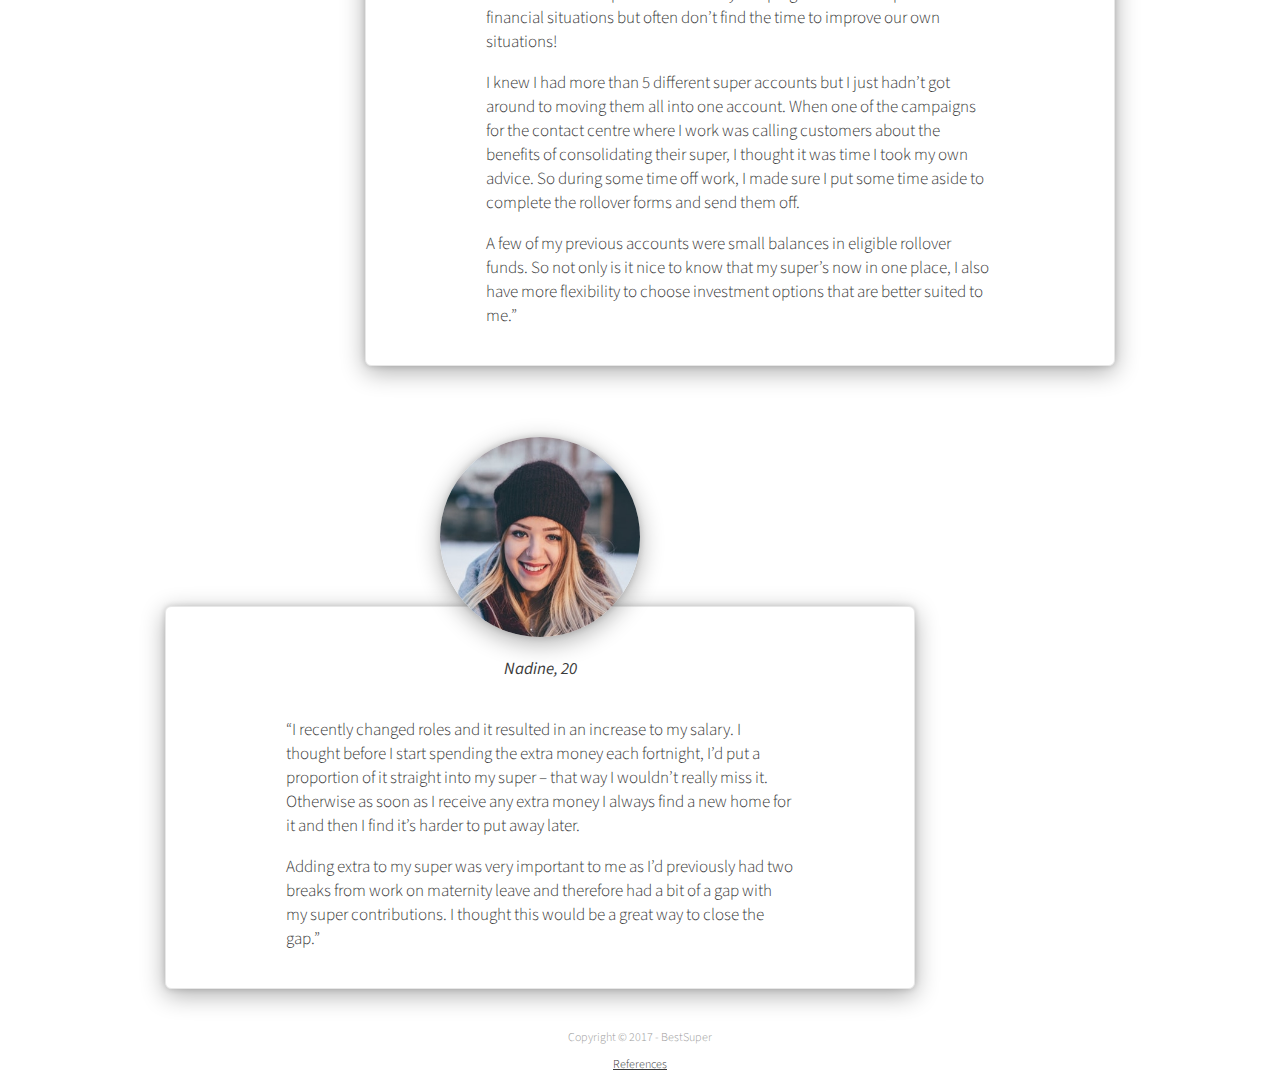
<file: members/index.html>
<!DOCTYPE html>
<html lang="en">
<head>
	<meta charset="utf-8">
	<meta http-equiv="X-UA-Compatible" content="IE=edge">
	<meta name="viewport" content="width=device-width, initial-scale=1">
	<meta name="description" content="BestSuper offers competitive fees, the ability to create your own investment portfolio and a plan tailored specifically for you.">
	<meta name="author" content="Tim Jones n9465723">
	<meta name="keywords" content="Super,Annuation,BestSuper,Easy Super,eMagazine,Super Magazine,Articles">
	<meta property="og:title" content="Members | BestSuper">

	<link href="https://fonts.googleapis.com/css?family=Source+Sans+Pro:300" rel="stylesheet">
	<link href="https://fonts.googleapis.com/css?family=Source+Sans+Pro:400" rel="stylesheet">
	<link href="../files/css/styles.css" rel="stylesheet">

	<title>Members | BestSuper</title>
</head>
<body>
	<nav class="navbar">
		<div class="menu"></div>
		<ul class="left-nav">
		 	<li><a href="../index.html"><img class="logo" src="../files/img/logo.png" alt="BestSuper Logo"></a></li>
		</ul>
		<ul class="collapsed-menu">
			<li><a href="../index.html">Home</a></li>
			<li><a href="../magazine/index.html">eMagazine</a></li>
			<li class="current"><a href="#top">Members</a></li>
			<li><a href="../about/index.html">About</a></li>
			<li><a href="../contact/index.html">Contact</a></li>
		</ul><!-- </ul> -->
	</nav><!-- </nav> -->
	<div id="top" class="block member-stories">
		<div class="header members-header">
			<h1 class="center main-title">Member Stories</h1>
		</div>
		<div class="breadcrumbs">
			<div class="breadcrumb-links">
				<a class="link-page-navigation" href="../index.html">Home</a>/<a class="link-page-navigation" href="#top">Members</a>
			</div>
		</div>
		<div class="single-story left">
			<img class="member-img" src="../files/img/members/member1.jpg" alt="BestSuper Member Shane">
			<i class="member-name">Shane, 24</i>
			<p>“For quite a few years, I’d get my annual statements from more than 5 different super funds, and most of the time I’d toss them out. But I gradually started to notice the amount of fees that were being taken out of my money by each separate fund—I was losing hundreds of dollars of my retirement savings in fees each year!</p>

			<p>I had been thinking about moving my super to just one fund for quite a while, not only to save on fees but to make it easier for me to keep track of my savings. But it was one of those things I kept putting off.</p>

			<p>In fact, it didn’t take long at all once I made the decision to do it. So now everything’s in one place and I’m not paying 5 lots of fees! That means more money for me in retirement, and peace of mind.”</p>
		</div>
		<div class="single-story right">
			<img class="member-img" src="../files/img/members/member2.jpg" alt="BestSuper Member Shelly">
			<i class="member-name">Shelly, 21</i>
			<p>“It’s like those old stories that builders often have their own unfinished renovations or plumbers not getting around to fixing leaky taps in their own houses. We often spend our work days helping customers improve their financial situations but often don’t find the time to improve our own situations!</p>

			<p>I knew I had more than 5 different super accounts but I just hadn’t got around to moving them all into one account. When one of the campaigns for the contact centre where I work was calling customers about the benefits of consolidating their super, I thought it was time I took my own advice. So during some time off work, I made sure I put some time aside to complete the rollover forms and send them off.</p>

			<p>A few of my previous accounts were small balances in eligible rollover funds. So not only is it nice to know that my super’s now in one place, I also have more flexibility to choose investment options that are better suited to me.”</p>
		</div>
		<div class="single-story left">
			<img class="member-img" src="../files/img/members/member3.jpg" alt="BestSuper Member Nadine">
			<i class="member-name">Nadine, 20</i>
			<p>“I recently changed roles and it resulted in an increase to my salary. I thought before I start spending the extra money each fortnight, I’d put a proportion of it straight into my super – that way I wouldn’t really miss it. Otherwise as soon as I receive any extra money I always find a new home for it and then I find it’s harder to put away later.</p>

			<p>Adding extra to my super was very important to me as I’d previously had two breaks from work on maternity leave and therefore had a bit of a gap with my super contributions. I thought this would be a great way to close the gap.”</p>
		</div>
	</div>
	<footer>
		<span>Copyright &copy; 2017 - BestSuper</span>
		<span><a class="link" href="../references/index.html">References</a></span>
	</footer>
</body>
</html>
</file>
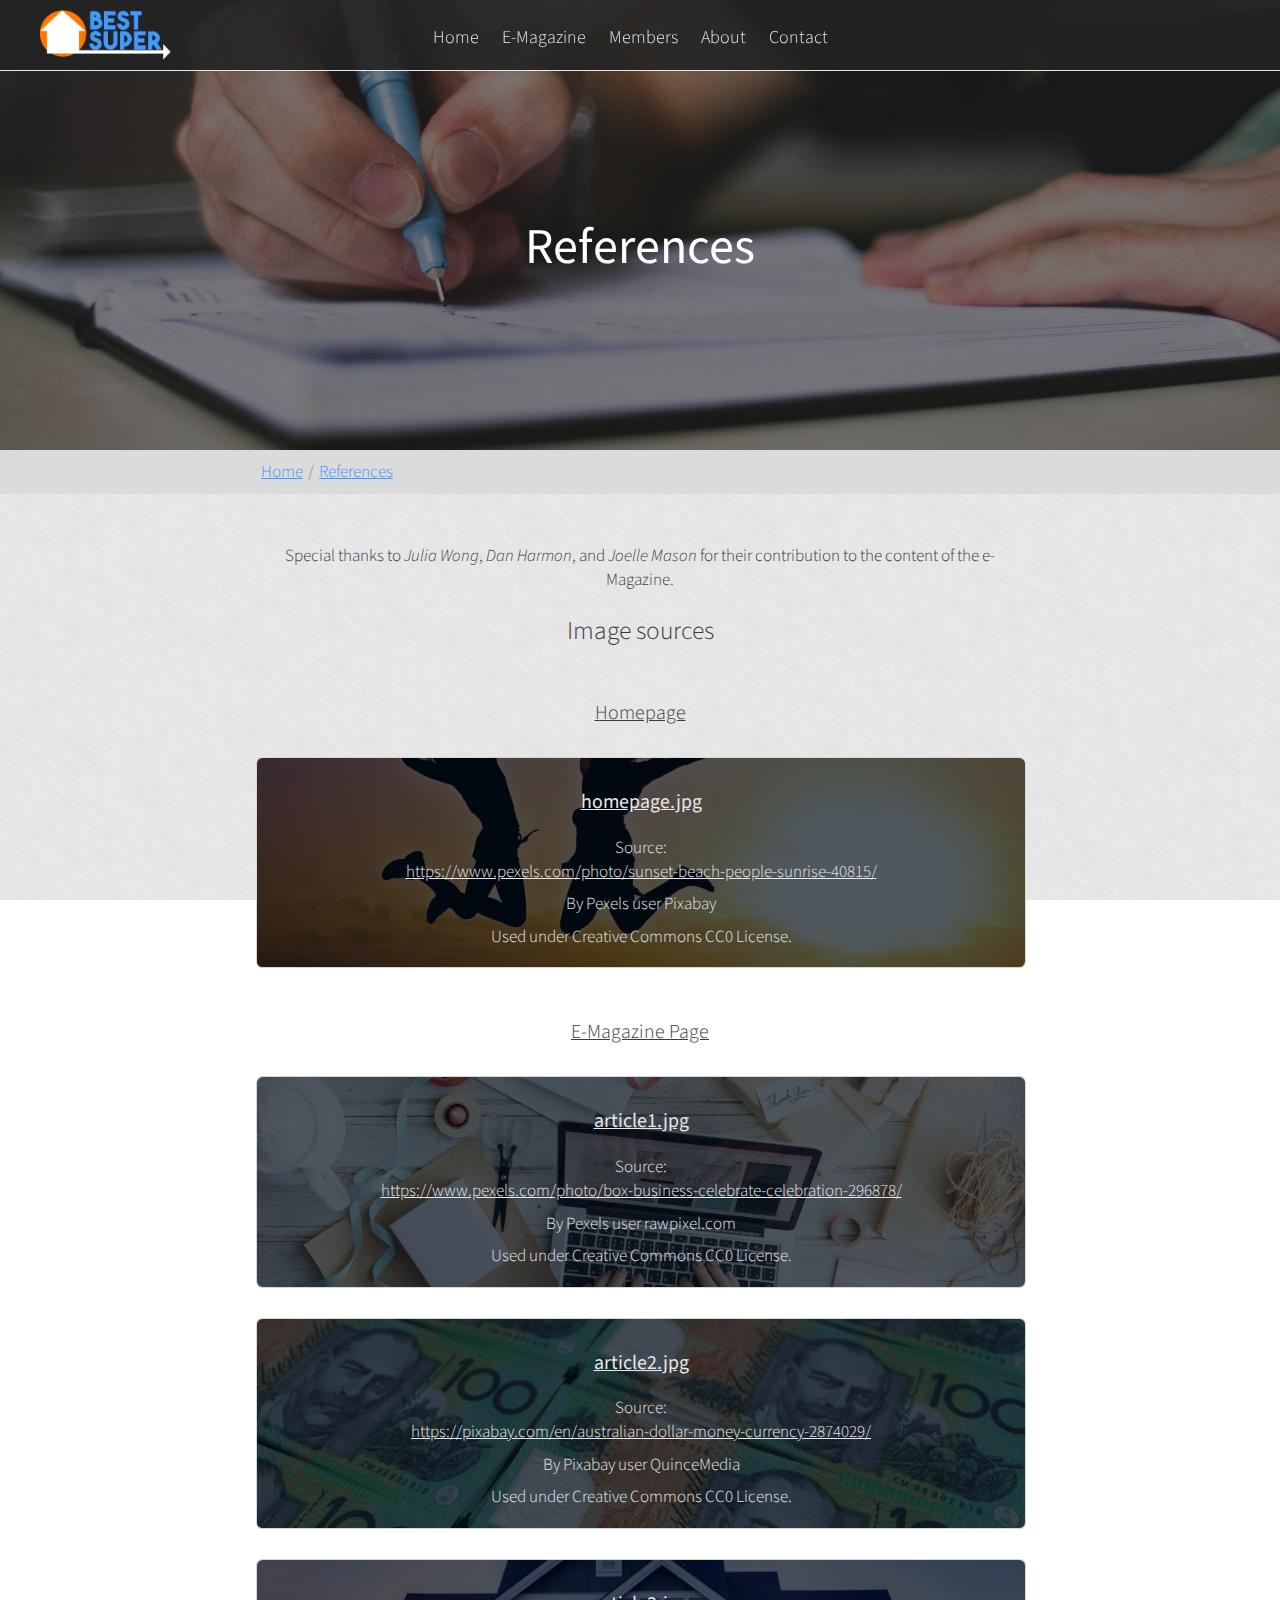
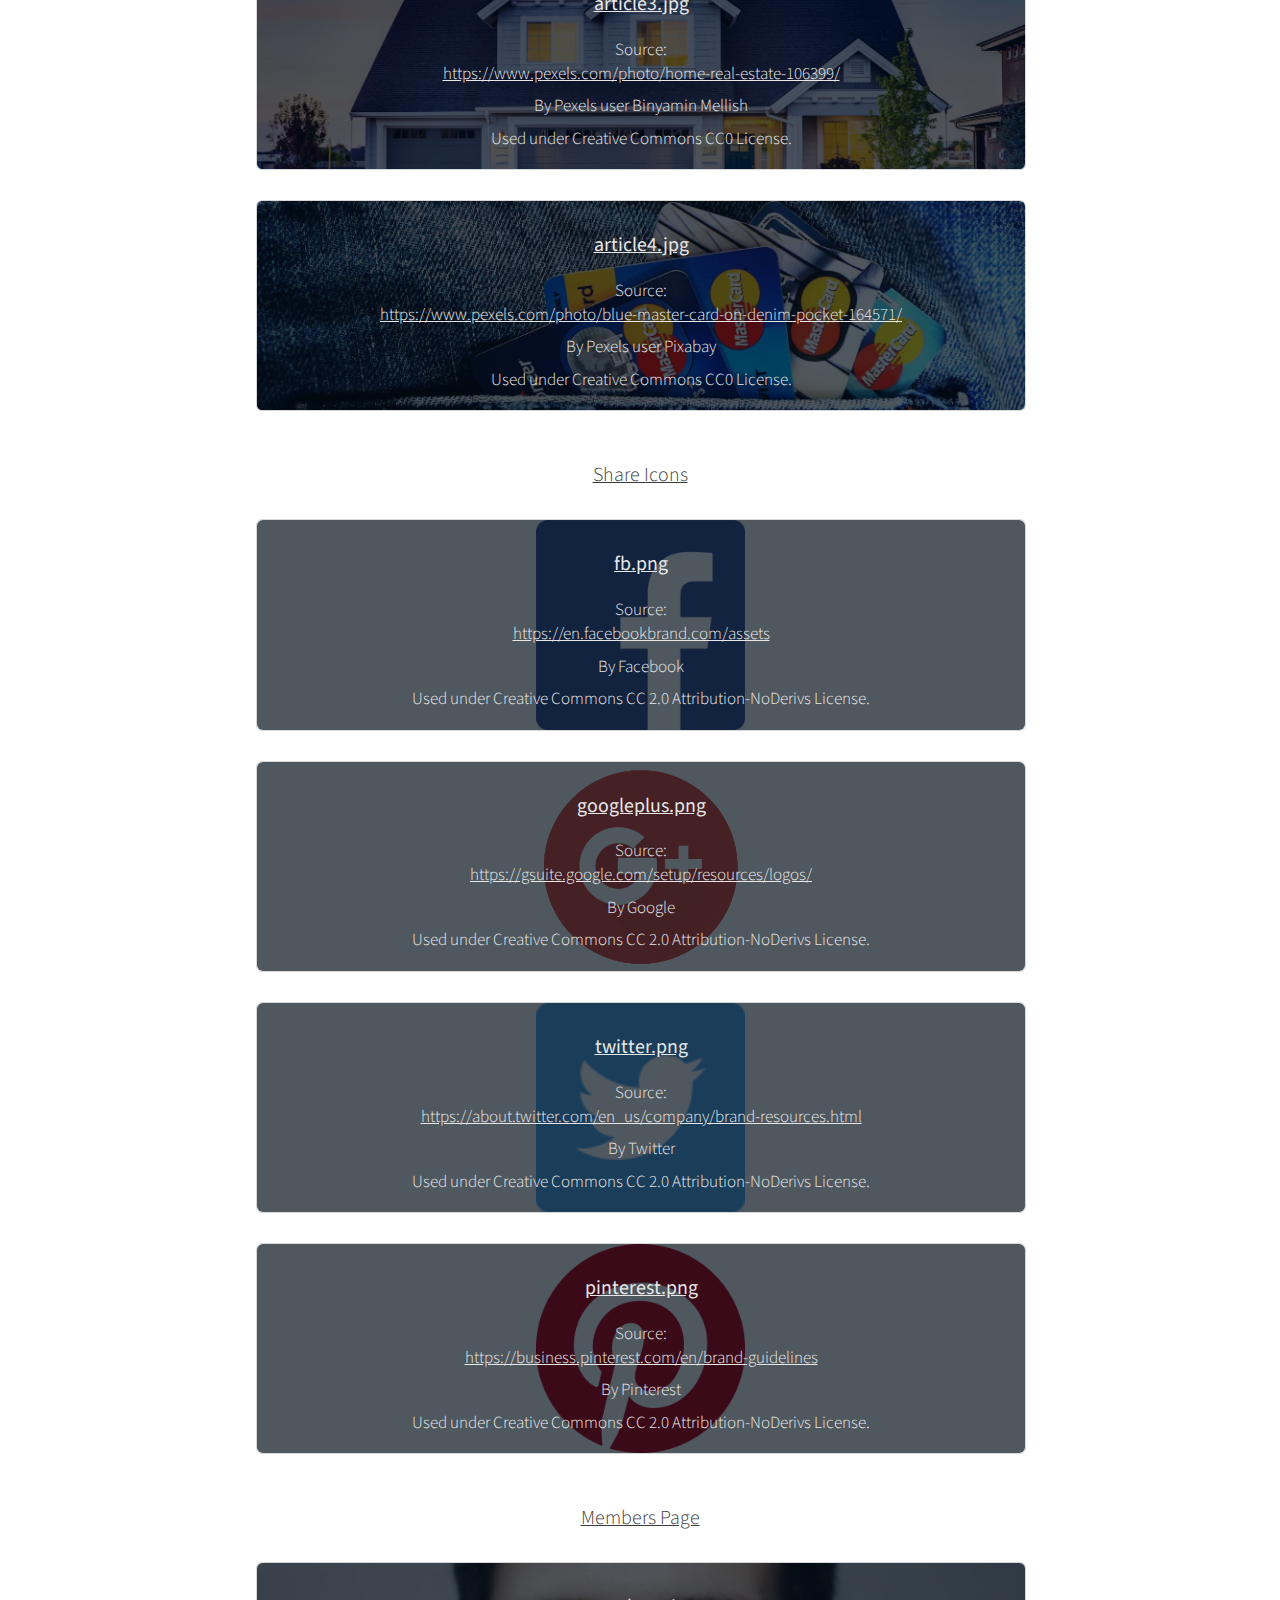
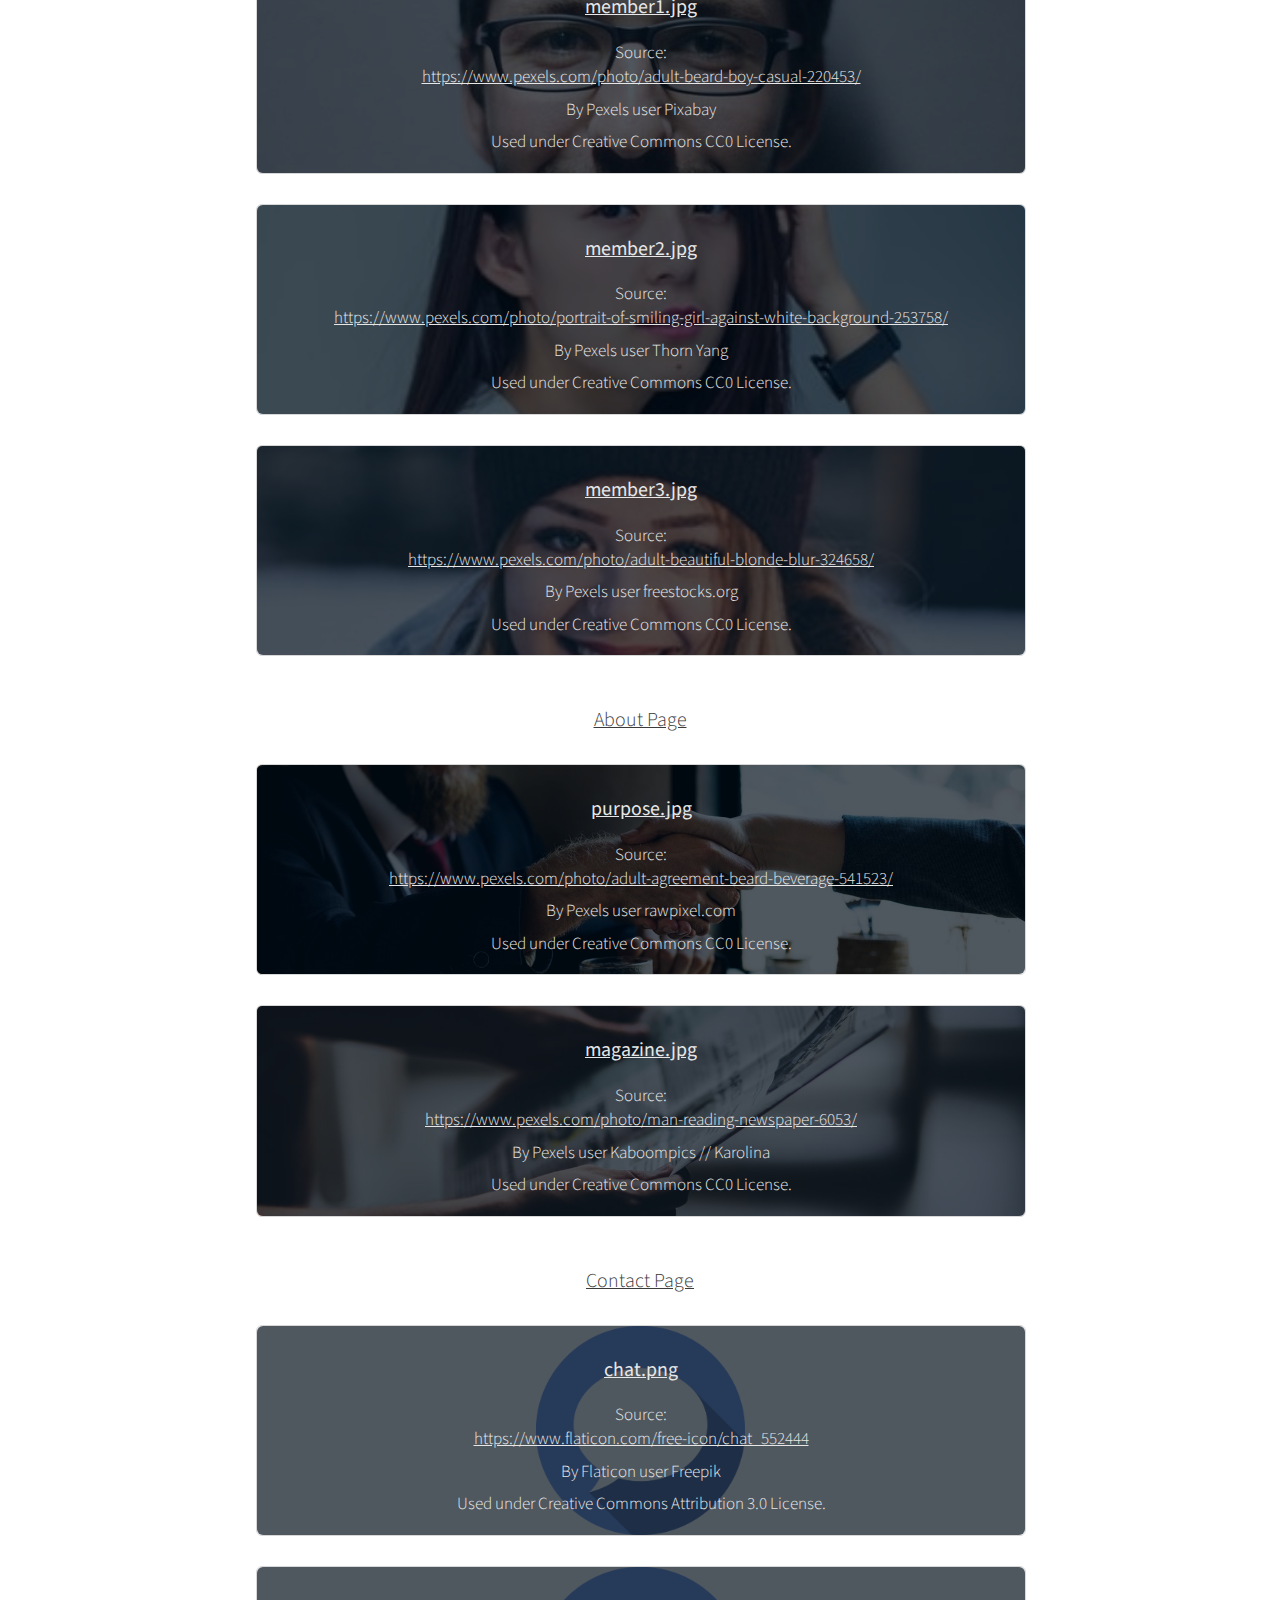
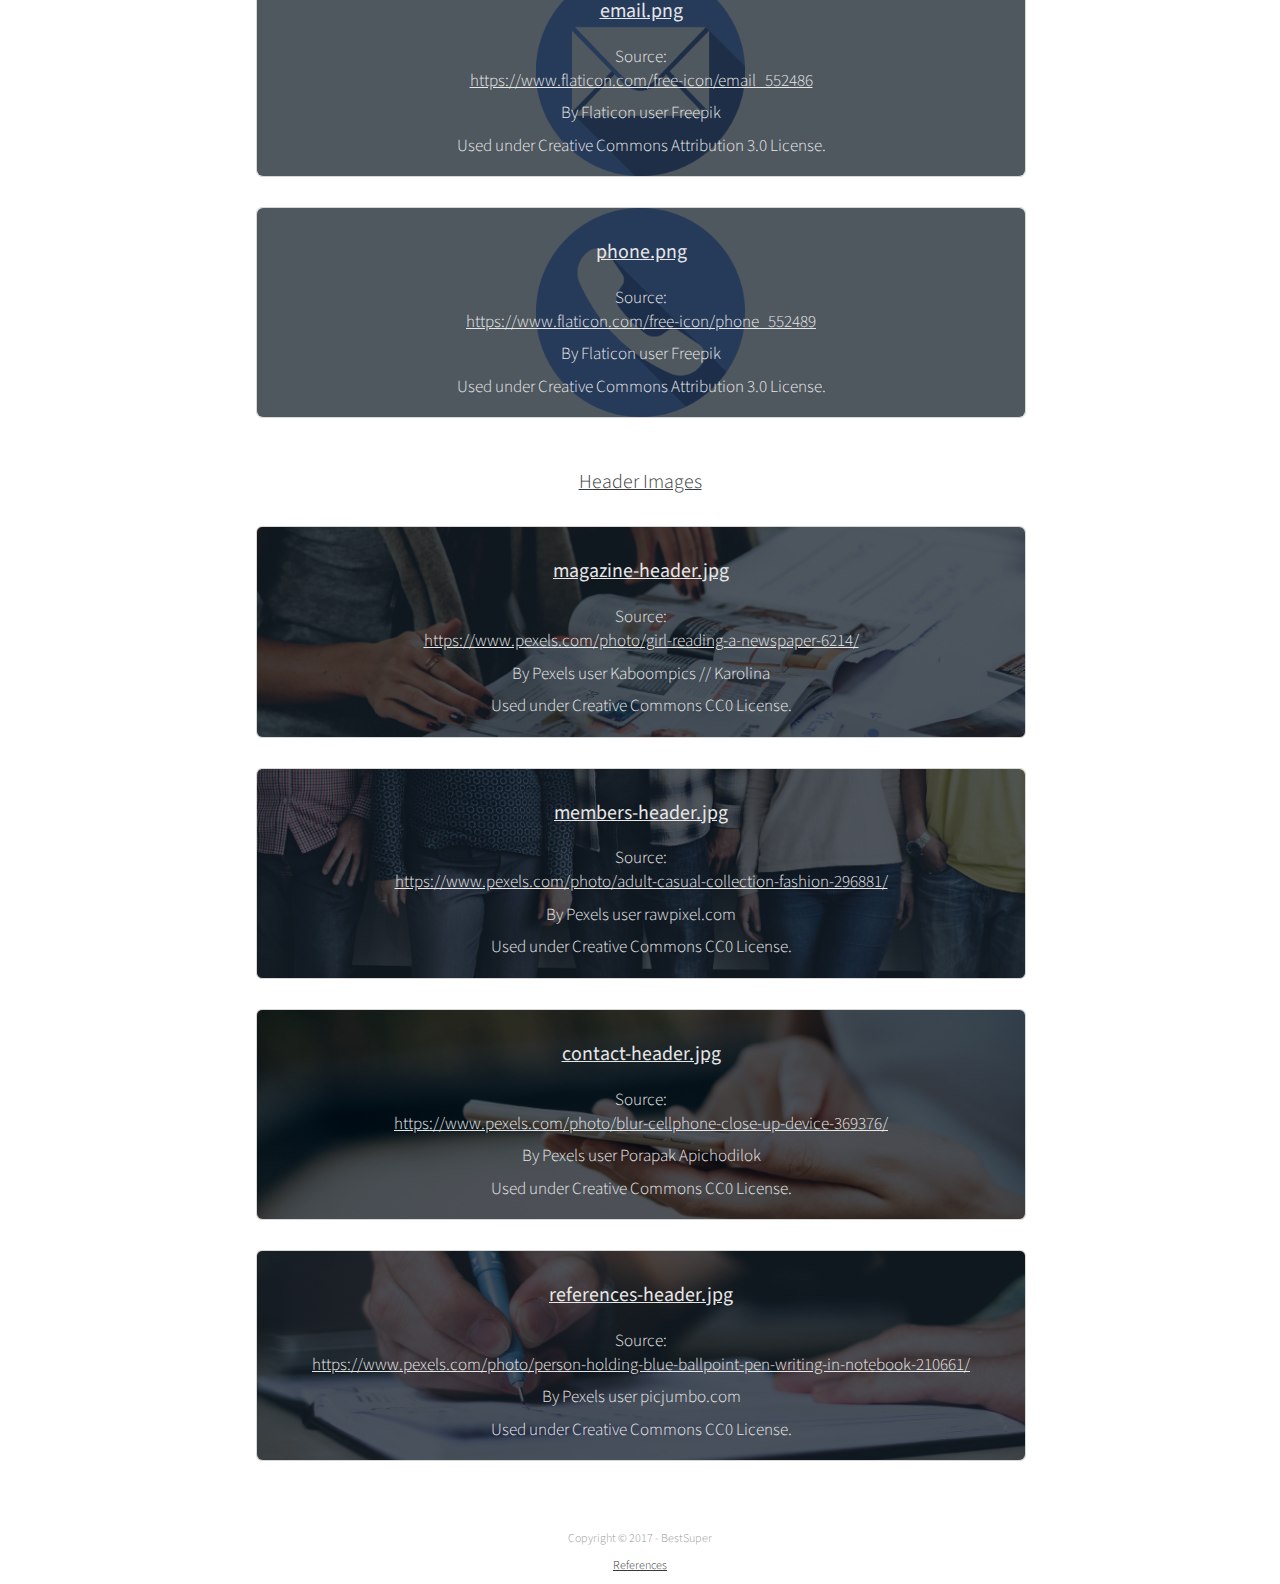
<file: references/index.html>
<!DOCTYPE html>
<html lang="en">
<head>
	<meta charset="utf-8">
	<meta http-equiv="X-UA-Compatible" content="IE=edge">
	<meta name="viewport" content="width=device-width, initial-scale=1">
	<meta name="description" content="BestSuper offers competitive fees, the ability to create your own investment portfolio and a plan tailored specifically for you.">
	<meta name="author" content="Tim Jones n9465723">
	<meta name="keywords" content="Super,Annuation,BestSuper,Easy Super,eMagazine,Super Magazine,Articles">
	<meta property="og:title" content="References | BestSuper">

	<link href="https://fonts.googleapis.com/css?family=Source+Sans+Pro:300" rel="stylesheet">
	<link href="https://fonts.googleapis.com/css?family=Source+Sans+Pro:400" rel="stylesheet">
	<link href="../files/css/styles.css" rel="stylesheet">

	<title>References | BestSuper</title>
</head>
<body>
	<nav class="navbar">
		<div tabindex="0" class="menu"></div>
		<ul class="left-nav">
		 	<li><a href="../index.html"><img class="logo" src="../files/img/logo.png" alt="BestSuper Logo"></a></li>
		</ul>
		<ul class="collapsed-menu">
			<li><a href="../index.html">Home</a></li>
			<li><a href="../magazine/index.html">E-Magazine</a></li>
			<li><a href="../members/index.html">Members</a></li>
			<li><a href="../about/index.html">About</a></li>
			<li><a href="../contact/index.html">Contact</a></li>
		</ul><!-- </ul> -->
	</nav><!-- </nav> -->
	<div id="top" class="block references">
		<div class="header references-header">
			<h1 class="center main-title">References</h1>
		</div>
		<div class="breadcrumbs">
			<div class="breadcrumb-links">
				<a class="link-page-navigation" href="../index.html">Home</a>/<a class="link-page-navigation" href="#top">References</a>
			</div>
		</div>
		<div class="references-images clearfix">
			<p>Special thanks to <i>Julia Wong</i>, <i>Dan Harmon</i>, and <i>Joelle Mason</i> for their contribution to the content of the e-Magazine.</p>
			<h2 class="center">Image sources</h2>
			<h3 class="header-references">Homepage</h3>
			<div class="references-section homepage-img">
				<div class="black-overlay">
					<h3>
						<a target="_blank" class="link" href="../files/img/homepage.jpg"><b>homepage.jpg</b></a>
					</h3>
					<p>
					    Source: <a target="_blank" class="link" href="https://www.pexels.com/photo/sunset-beach-people-sunrise-40815/">https://www.pexels.com/photo/sunset-beach-people-sunrise-40815/</a>
				    </p>
				    <p>By Pexels user Pixabay</p>
				    <p>Used under Creative Commons CC0 License.</p>
				</div>
			</div>
			<h3 class="header-references">E-Magazine Page</h3>
			<div class="references-section article1-img">
				<div class="black-overlay">
					<h3>
						<a target="_blank" class="link" href="../files/img/article1.jpg"><b>article1.jpg</b></a>
					</h3>
					<p>
					    Source: <a target="_blank" class="link" href="https://www.pexels.com/photo/box-business-celebrate-celebration-296878/">https://www.pexels.com/photo/box-business-celebrate-celebration-296878/</a>
				    </p>
				    <p>By Pexels user rawpixel.com</p>
				    <p>Used under Creative Commons CC0 License.</p>
				</div>
			</div>
			<div class="references-section article2-img">
				<div class="black-overlay">
					<h3>
						<a target="_blank" class="link" href="../files/img/article2.jpg"><b>article2.jpg</b></a>
					</h3>
					<p>
					    Source: <a target="_blank" class="link" href="https://pixabay.com/en/australian-dollar-money-currency-2874029/">https://pixabay.com/en/australian-dollar-money-currency-2874029/</a>
				    </p>
				    <p>By Pixabay user QuinceMedia</p>
				    <p>Used under Creative Commons CC0 License.</p>
				</div>
			</div>
			<div class="references-section article3-img">
				<div class="black-overlay">
					<h3>
						<a target="_blank" class="link" href="../files/img/article3.jpg"><b>article3.jpg</b></a>
					</h3>
					<p>
					    Source: <a target="_blank" class="link" href="https://www.pexels.com/photo/home-real-estate-106399/">https://www.pexels.com/photo/home-real-estate-106399/</a>
				    </p>
				    <p>By Pexels user Binyamin Mellish</p>
				    <p>Used under Creative Commons CC0 License.</p>
				</div>
			</div>
			<div class="references-section article4-img">
				<div class="black-overlay">
					<h3>
						<a target="_blank" class="link" href="../files/img/article4.jpg"><b>article4.jpg</b></a>
					</h3>
					<p>
					    Source: <a target="_blank" class="link" href="https://www.pexels.com/photo/blue-master-card-on-denim-pocket-164571/">https://www.pexels.com/photo/blue-master-card-on-denim-pocket-164571/</a>
				    </p>
				    <p>By Pexels user Pixabay</p>
				    <p>Used under Creative Commons CC0 License.</p>
				</div>	
			</div>	
			<h3 class="header-references">Share Icons</h3>
			<div class="references-section fb-img">
				<div class="black-overlay">
					<h3>
						<a target="_blank" class="link" href="../files/img/social_media/fb.png"><b>fb.png</b></a>
					</h3>
					<p>
					    Source: <a target="_blank" class="link" href="https://en.facebookbrand.com/assets">https://en.facebookbrand.com/assets</a>
				    </p>
				    <p>By Facebook</p>
				    <p>Used under Creative Commons CC 2.0 Attribution-NoDerivs License.</p>
				</div>
			</div>
			<div class="references-section gplus-img">
				<div class="black-overlay">
					<h3>
						<a target="_blank" class="link" href="../files/img/social_media/googleplus.png"><b>googleplus.png</b></a>
					</h3>
					<p>
					    Source: <a target="_blank" class="link" href="https://gsuite.google.com/setup/resources/logos/">https://gsuite.google.com/setup/resources/logos/</a>
				    </p>
				    <p>By Google</p>
				    <p>Used under Creative Commons CC 2.0 Attribution-NoDerivs License.</p>
				</div>
			</div>
			<div class="references-section twitter-img">
				<div class="black-overlay">
					<h3>
						<a target="_blank" class="link" href="../files/img/social_media/twitter.png"><b>twitter.png</b></a>
					</h3>
					<p>
					    Source: <a target="_blank" class="link" href="https://about.twitter.com/en_us/company/brand-resources.html">https://about.twitter.com/en_us/company/brand-resources.html</a>
				    </p>
				    <p>By Twitter</p>
				    <p>Used under Creative Commons CC 2.0 Attribution-NoDerivs License.</p>
				</div>
			</div>
			<div class="references-section pinterest-img">
				<div class="black-overlay">
					<h3>
						<a target="_blank" class="link" href="../files/img/social_media/pinterest.png"><b>pinterest.png</b></a>
					</h3>
					<p>
					    Source: <a target="_blank" class="link" href="https://business.pinterest.com/en/brand-guidelines">https://business.pinterest.com/en/brand-guidelines</a>
				    </p>
				    <p>By Pinterest</p>
				    <p>Used under Creative Commons CC 2.0 Attribution-NoDerivs License.</p>
				</div>	
			</div>	
			<h3 class="header-references">Members Page</h3>
			<div class="references-section member1-img">
				<div class="black-overlay">
					<h3>
						<a target="_blank" class="link" href="../files/img/members/member1.jpg"><b>member1.jpg</b></a>
					</h3>
					<p>
					    Source: <a target="_blank" class="link" href="https://www.pexels.com/photo/adult-beard-boy-casual-220453/">https://www.pexels.com/photo/adult-beard-boy-casual-220453/</a>
				    </p>
				    <p>By Pexels user Pixabay</p>
				    <p>Used under Creative Commons CC0 License.</p>
				</div>
			</div>
			<div class="references-section member2-img">
				<div class="black-overlay">
					<h3>
						<a target="_blank" class="link" href="../files/img/members/member2.jpg"><b>member2.jpg</b></a>
					</h3>
					<p>
					    Source: <a target="_blank" class="link" href="https://www.pexels.com/photo/portrait-of-smiling-girl-against-white-background-253758/">https://www.pexels.com/photo/portrait-of-smiling-girl-against-white-background-253758/</a>
				    </p>
				    <p>By Pexels user Thorn Yang</p>
				    <p>Used under Creative Commons CC0 License.</p>
				</div>	
			</div>		
			<div class="references-section member3-img">
				<div class="black-overlay">
					<h3>
						<a target="_blank" class="link" href="../files/img/members/member3.jpg"><b>member3.jpg</b></a>
					</h3>
					<p>
					    Source: <a target="_blank" class="link" href="https://www.pexels.com/photo/adult-beautiful-blonde-blur-324658/">https://www.pexels.com/photo/adult-beautiful-blonde-blur-324658/</a>
				    </p>
				    <p>By Pexels user freestocks.org</p>
				    <p>Used under Creative Commons CC0 License.</p>
				</div>	
			</div>	
			<h3 class="header-references">About Page</h3>
			<div class="references-section purpose-aboutpage-img">
				<div class="black-overlay">
					<h3>
						<a target="_blank" class="link" href="../files/img/about_images/purpose.png"><b>purpose.jpg</b></a>
					</h3>
					<p>
					    Source: <a target="_blank" class="link" href="https://www.pexels.com/photo/adult-agreement-beard-beverage-541523/">https://www.pexels.com/photo/adult-agreement-beard-beverage-541523/</a>
				    </p>
				    <p>By Pexels user rawpixel.com</p>
				    <p>Used under Creative Commons CC0 License.</p>
				</div>
			</div>
			<div class="references-section magazine-aboutpage-img">
				<div class="black-overlay">
					<h3>
						<a target="_blank" class="link" href="../files/img/about_images/magazine.png"><b>magazine.jpg</b></a>
					</h3>
					<p>
					    Source: <a target="_blank" class="link" href="https://www.pexels.com/photo/man-reading-newspaper-6053/">https://www.pexels.com/photo/man-reading-newspaper-6053/</a>
				    </p>
				    <p>By Pexels user Kaboompics // Karolina</p>
				    <p>Used under Creative Commons CC0 License.</p>
				</div>
			</div>
			<h3 class="header-references">Contact Page</h3>
			<div class="references-section chat-img">
				<div class="black-overlay">
					<h3>
						<a target="_blank" class="link" href="../files/img/contact_icons/chat.png"><b>chat.png</b></a>
					</h3>
					<p>
					    Source: <a target="_blank" class="link" href="https://www.flaticon.com/free-icon/chat_552444">https://www.flaticon.com/free-icon/chat_552444</a>
				    </p>
				    <p>By Flaticon user Freepik</p>
				    <p>Used under Creative Commons Attribution 3.0 License.</p>
				</div>
			</div>
			<div class="references-section email-img">
				<div class="black-overlay">
					<h3>
						<a target="_blank" class="link" href="../files/img/contact_icons/email.png"><b>email.png</b></a>
					</h3>
					<p>
					    Source: <a target="_blank" class="link" href="https://www.flaticon.com/free-icon/email_552486">https://www.flaticon.com/free-icon/email_552486</a>
				    </p>
				    <p>By Flaticon user Freepik</p>
				    <p>Used under Creative Commons Attribution 3.0 License.</p>
				</div>
			</div>
			<div class="references-section phone-img">
				<div class="black-overlay">
					<h3>
						<a target="_blank" class="link" href="../files/img/contact_icons/phone.png"><b>phone.png</b></a>
					</h3>
					<p>
					    Source: <a target="_blank" class="link" href="https://www.flaticon.com/free-icon/phone_552489">https://www.flaticon.com/free-icon/phone_552489</a>
				    </p>
				    <p>By Flaticon user Freepik</p>
				    <p>Used under Creative Commons Attribution 3.0 License.</p>
				</div>
			</div>			
			<h3 class="header-references">Header Images</h3>
			<div class="references-section magazine-img">
				<div class="black-overlay">
					<h3>
						<a target="_blank" class="link" href="../files/img/header_images/magazine-header.jpg"><b>magazine-header.jpg</b></a>
					</h3>
					<p>
					    Source: <a target="_blank" class="link" href="https://www.pexels.com/photo/girl-reading-a-newspaper-6214/">https://www.pexels.com/photo/girl-reading-a-newspaper-6214/</a>
				    </p>
				    <p>By Pexels user Kaboompics // Karolina</p>
				    <p>Used under Creative Commons CC0 License.</p>
				</div>
			</div>
			<div class="references-section members-img">
				<div class="black-overlay">
					<h3>
						<a target="_blank" class="link" href="../files/img/header_images/members-header.jpg"><b>members-header.jpg</b></a>
					</h3>
					<p>
					    Source: <a target="_blank" class="link" href="https://www.pexels.com/photo/adult-casual-collection-fashion-296881/">https://www.pexels.com/photo/adult-casual-collection-fashion-296881/</a>
				    </p>
				    <p>By Pexels user rawpixel.com</p>
				    <p>Used under Creative Commons CC0 License.</p>
				</div>
			</div>
			<div class="references-section contact-img">
				<div class="black-overlay">
					<h3>
						<a target="_blank" class="link" href="../files/img/header_images/contact-header.jpg"><b>contact-header.jpg</b></a>
					</h3>
					<p>
					    Source: <a target="_blank" class="link" href="https://www.pexels.com/photo/blur-cellphone-close-up-device-369376/">https://www.pexels.com/photo/blur-cellphone-close-up-device-369376/</a>
				    </p>
				    <p>By Pexels user Porapak Apichodilok</p>
				    <p>Used under Creative Commons CC0 License.</p>
				</div>
			</div>
			<div class="references-section references-img">
				<div class="black-overlay">
					<h3>
						<a target="_blank" class="link" href="../files/img/header_images/references-header.jpg"><b>references-header.jpg</b></a>
					</h3>
					<p>
					    Source: <a target="_blank" class="link" href="https://www.pexels.com/photo/person-holding-blue-ballpoint-pen-writing-in-notebook-210661/">https://www.pexels.com/photo/person-holding-blue-ballpoint-pen-writing-in-notebook-210661/</a>
				    </p>
				    <p>By Pexels user picjumbo.com</p>
				    <p>Used under Creative Commons CC0 License.</p>
				</div>
			</div>
		</div>
	</div>
	<footer>
		<span>Copyright &copy; 2017 - BestSuper</span>
		<span><a class="link" href="#top">References</a></span>
	</footer>
</body>
</html>
</file>
<file: files/css/styles.css>
/*-----------------------------------
-------------GLOBAL STYLES-------------
------------------------------------*/

/* Universal block styles for all pages */
.block {
  position: relative;
  color: #3b3b3b; 
  overflow: hidden;
  padding-bottom: 40px;
  font-family: 'Source Sans Pro', sans-serif;
}

/* Universal class to center text/elements in a div */
.center {
  text-align: center;
}

/* Clear float class inside divs */
.clearfix:after { 
   content: "."; 
   visibility: hidden; 
   display: block; 
   height: 0; 
   clear: both;
}

/* Header div styles for top of each page */
.header {
  position: relative;
  height: 50vh;
  margin: 0 auto;
  overflow: hidden;
  background-size: cover;
  background-repeat: no-repeat;
  background-position: center;
}

/* Styling for links */
.link-no-decoration {
  text-decoration: none;
  color: #3b3b3b;
  font-weight: 300;
}

.link-page-navigation {
  text-decoration: underline;
  font-weight: 300;
  color: #4299fc;
  margin-right: 5px;
  margin-left: 5px;
}

.link {
  width: 100%;
  display: block;
  margin: 0 auto;
  text-align: center;
  font-weight: 300;
  color: #3b3b3b;
}

.breadcrumbs {
  width: 100%;
  padding-top: 10px;
  padding-bottom: 10px;
  background: #dbdbdb;
  text-align: left;
  margin-bottom: 50px;
}

.breadcrumb-links {
  margin: 0 auto;
  color: #9f9f9f;
  width: 60%;
}

/* Header text styles */
.main-title {
  color: white;
  background: rgba(0, 0, 0, 0.5);
  font-size: 50px;
  height: 50vh;
  line-height: 55vh;
  font-weight: 400;
  margin-top: 0px;
  margin-bottom: 0px;
}

textarea, input {
  font-family: 'Source Sans Pro', sans-serif;
  padding: 10px 10px 10px 10px;
  width: 60%;
  color: black;
  font-size: 15px;
  border-radius: 5px;
  display: block;
  margin: 0 auto;
  font-weight: 300;
  resize: none;
  border: solid 1px #d7d7d7;
  margin-bottom: 10px;
  transition: background-color 0.3s;
}

textarea {
  height: 130px;
}

input {
  height: 10px;
  margin-top: 30px;
}

textarea:hover, input:hover {
  background: #e7e7e7;
  color: #3B3B3B;
}

h1, h2, h3, h4 {
  font-weight: 300;
  font-family: 'Source Sans Pro', sans-serif;
}

p {
  font-weight: 300;
}

b {
  font-weight: 400;
}

span {
  width: 100%;
  display: inline-block;
  margin-bottom: 10px; 
}

body {
  overflow-x: hidden; /*Make sure the page doesn't allow horizontal scrolling from any overflow*/
  margin: 0 auto; /* Automatically center the body on screen */
  font-size: 17px; /* Bump up font size to fix font abonomalities on low DPI screens */
  background-image: url('../img/tile.png');
  background-attachment: fixed;
}


/*-----------------------------------
-------------HOMEPAGE-------------
------------------------------------*/

/* Add more spacing above the header */
.snapshots {
  padding-top: 20px;
}

/* Main caption block spanning width and height of display */
.caption-block {
  position: relative;
  background-image: url('../img/homepage.jpg');
  background-blend-mode: multiply;
  background-color: rgba(0, 11, 23, 0.6); /* Add blue overlay to background image for better text readability */
  background-position: center;
  background-repeat: no-repeat;
  background-size: cover; /* Make sure homepage image stretches the width of the current screen resolution */
  height: 100vh;
  z-index: 1;
  width: 100%;
}

.caption {
  position: relative;
  width: 100%;
  text-align: center;
  color: #ffffff;
  position: absolute;
  top: 50%;
  left: 50%;
  transform: translateX(-50%) translateY(-50%);
}

.caption h1 {
  font-size: 70px;
  margin-top: 0px;
  font-weight: 300;
}

.caption h3 {
  font-weight: 300;
  width: 50%;
  margin: 0 auto;
  line-height: 35px;
}

.caption h1,
.caption h3 { 
  animation: slide ease 0.5s;
  animation-iteration-count: 1;
  transform-origin: 50% 50%;
  animation-fill-mode:forwards;
}

/* Slide down animation on homepage caption when page loads */
@keyframes slide{
  0% {
  opacity:0;
  transform:  translate(0px,-50px)  ;
  }
  100% {
  opacity:1;
  transform:  translate(0px,0px)  ;
  }
}

/* Block styles for article snippets */
.article-snapshots {
  padding: 0% 3% 3% 3%;
  width: 75%;
  display: block;
  margin: 0 auto;
}

/* Individual article snippets */
.snapshot {
  margin: 0 auto;
  display: block;
  border-radius: 6px;
  height: 100%;
  width: 30%;
  margin-left: 1.5%; /* 1.5 x 2 = 3% leftover from each snapshot block + 30% = 100%*/
  margin-right: 1.5%;
  padding-bottom: 20px;
  background: white;
  float: left;
  transition: all 0.5s ease;
  box-shadow: 0 0 6px rgba(0,0,0,.16), 0 0px 24px rgba(0,0,0,.25);
}

.snapshot p,
.snapshot h2 {
  padding: 15px;
}

/* Override default styles for <u> styles */
.snapshot u {
  width: 100%;
  margin: 0 auto;
  display: block;
  text-align: center;
}

/* 
  Use fixed height for equal positioning 
  of elements within snapshot block 
*/
.snapshot-title {
  height: 70px;
  font-weight: 400;
}

.snapshot-image {
  width: 100%;
  border-radius: 6px 6px 0px 0px;
}

/* Add hover animation effect to the snippet blocks */
.snapshot:hover { 
  transform: scale(1.05, 1.05);
}

.article-description {
  height: 175px;  
  font-weight: 300;
}

.view-all-link {
  width: 150px;
  height: 50px;
  line-height: 50px;
  background: white;
  border: 1px solid #d7d7d7;
  border-radius: 6px;
  margin: 0 auto;
  text-decoration: none;
  color: #3b3b3b;
  transition: background 0.5s ease;
}

.view-all-link:hover {
  background: #e7e7e7;
}

/*---------------------------------
------------E-MAGAZINE PAGE----------
-------------------------------*/

/* Header image */
.magazine-header {
  background-image: url('../img/header_images/magazine-header.jpg');
}

.articles {
  padding-bottom: 3%;
  overflow: hidden;
}
/* Create two columns */
.right-col-article, .left-col-article {
  float: left;
  width: 49%;
}

/* Remove margin from headers with default margins at the top of the new column */
.remove-margin {
  -webkit-margin-before: 0.4em;
  -webkit-margin-after: 0;
}

.right-col-article {
  margin-left: 1%;
}

.left-col-article {
  margin-right: 1%;
}

.single-article {
  width: 60%;
  margin: 0 auto;
  display: block;
  border: 1px solid #e7e7e7;
  background: white;
  box-sizing: border-box;
  padding: 0px 20px 20px 20px;
  border-radius: 0px 0px 6px 6px;
  margin-bottom: 60px;
  box-shadow: 0 0 6px rgba(0,0,0,.16), 0 6px 24px rgba(0,0,0,.32);
}

/* Parallax windows for magazine article images */
.parallax-article-1, 
.parallax-article-2, 
.parallax-article-3, 
.parallax-article-4 { 
  margin: 0 auto;
  width: 60%;
  height: 40vh; 
  margin-top: 60px;
  border-radius: 6px 6px 0px 0px;
  background-color: rgba(0, 0, 0, 0.2);
  background-blend-mode: multiply;
  background-attachment: fixed;
  background-position: center;
  background-repeat: no-repeat;
  background-size: cover;
  box-shadow: 0 0 6px rgba(0,0,0,.16), 0 6px 24px rgba(0,0,0,.32);
}

.parallax-article-1 {
  background-image: url('../img/article1.jpg');
}

.parallax-article-2 {
  background-image: url('../img/article2.jpg');
}

.parallax-article-3 {
  background-image: url('../img/article3.jpg');
}

.parallax-article-4 {
  background-image: url('../img/article4.jpg');
}

.article-title {
  font-weight: 400;
  -webkit-margin-after: 0.3em;
}

.post-author {
  color: #fe7704;
  font-size: 20px;
  margin-top: 0px; 
}

.share-social-block {
  margin: 0 auto;
  width: 100%;
  display: inline-block;
  text-align: center; 
}

.social-icon {
  width: 25px;
  height: 25px;
}

/* Remove the default padding from the left of the <ol> list */
.article-list {
  -webkit-padding-start: 15px;
}

.submit-btn {
  display: block;
  text-decoration: none;
  border-radius: 6px;
  margin: 0 auto;
  margin-top: 10px;
  height: 40px;
  width: 100px;
  text-align: center;
  letter-spacing: 1px;
  transition:background 0.5s ease-in-out; 
  border: 1px solid #b3aca7;
  font-family: 'Source Sans Pro', sans-serif;
  font-size: 15px;
  color: #3B3B3B;
  background-color: #fff; 
  padding: 10px 20px 10px 20px;
}

.submit-btn:hover, 
.submit-btn:focus, 
.submit-btn:active {
  color: #3b3b3b; 
  background-color: #e7e7e7; 
  border-color: #b3aca7; 
  text-decoration: none;
  font-size: 15px;
  transition: background 0.5s ease-in-out; 
}

/* 
  Navigation for related articles 
  on right side of screen 
*/
.side-nav {
  position: fixed;
  width: 200px;
  z-index: 1;
  padding: 5px;
  right: 0;
  border-width: 1px 0px 1px 1px;
  border-radius: 6px 0px 0px 6px;
  font-family: 'Source Sans Pro', sans-serif;
  border-color: #d7d7d7;
  border-style: solid;
  background: white;
  top: 50vh;
}

.side-nav ul {
  list-style: none;
  text-align: left;
  margin-left: -20px;
  margin-right: 15px;
}

.side-nav ul li {
  margin-bottom: 10px;
}

.side-nav ul li a {
  font-size: 14px;
  color: #b4b4b4;
}

/*------------------------------
------------MEMBERS PAGE----------
-------------------------------*/

/* Header image */
.members-header {
  background-image: url('../img/header_images/members-header.jpg');
}

.member-stories {
  display: block;
  overflow: hidden;
}

.member-img, .contact-img {
  border-radius: 100px;
  width: 200px;
  height: 200px;
  display: block;
  margin: 0 auto;
}

/* Position image layered above the story */
.member-img {
  position: absolute;
  top: -70px;
  left: 50%;
  transform: translateX(-50%) translateY(-50%);
  box-shadow: 0 0 6px rgba(0,0,0,.16), 0 6px 24px rgba(0,0,0,.32);
}

.single-story {
  margin: 0 auto;
  width: 60%;
  margin-top: 240px;
  border: 1px solid #e7e7e7;
  background: white;
  box-sizing: border-box;
  padding: 40px 120px 20px 120px;
  border-radius: 6px;
  max-width: 750px;
  position: relative;
  box-shadow: 0 0 6px rgba(0,0,0,.16), 0 6px 24px rgba(0,0,0,.32);
}

.member-name {
  padding-top: 10px;
  padding-bottom: 20px;
  text-align: center;
  width: 100%;
  display: block;
  margin: 0 auto;
}

.left {
  left: -100px;
  animation: slideLeft ease 0.5s;
  animation-iteration-count: 1;
  transform-origin: 50% 50%;
  animation-fill-mode:forwards;
}

.right {
  right: -100px;
  animation: slideRight ease 0.5s;
  animation-iteration-count: 1;
  transform-origin: 50% 50%;
  animation-fill-mode:forwards;
}

/*Define separate animations for left and right */
@keyframes slideLeft{
  0% {
  opacity:0;
  transform:  translate(-200px, 0px);
  }
  100% {
  opacity:1;
  transform:  translate(0px,0px);
  }
}

@keyframes slideRight{
  0% {
  opacity:0;
  transform:  translate(200px, 0px);
  }
  100% {
  opacity:1;
  transform:  translate(0px,0px);
  }
}

/*------------------------------
------------ABOUT PAGE----------
-------------------------------*/

/* Header image */
.about-header {
  background-image: url('../img/header_images/about-header.jpg');
}

.about-section {
  position: relative;
  margin: 0 auto;
  display: block;
  color: #3b3b3b;
  background: white;
  border-radius: 6px;
  height: 100%;
  margin-bottom: 60px;
  transition: all 0.4s ease;
  background-position: center;
  background-size: cover;
  background-repeat: no-repeat;
  padding: 20px; 
  box-shadow: 0 0 6px rgba(0,0,0,.16), 0 6px 24px rgba(0,0,0,.32);
  box-sizing: border-box; 
  max-width: 750px;
}

.about-information h1,
.about-section h1 {
  -webkit-margin-before: 0em;
}

.about-information {
  text-align: left;
  box-sizing: border-box;
  width: 60%;
  margin: 0 auto;
  border: 1px solid #e7e7e7;
  border-radius: 6px;
}

.about-title-quote {
  text-align: center;
  font-style: italic;
  font-size: 35px;
  font-weight: 400;
  margin-bottom: 60px; 
}

.purpose-img,
.magazine-about-img {
  background-size: cover;
  background-position: center; 
  background-repeat: no-repeat;
  background-size: contain;
}

.purpose-img {
  background-image: -webkit-linear-gradient(0deg,#fff,#fff 68%,hsla(0,0%,100%,.32) 0,transparent),url('../img/about_images/purpose.jpg');
  background-image: linear-gradient(90deg,#fff,#fff 68%,hsla(0,0%,100%,.32) 0,transparent),url('../img/about_images/purpose.jpg');
  background-position: 100% 50%;
}

.magazine-about-img {
  background-image: -webkit-linear-gradient(180deg,#fff,#fff 68%,hsla(0,0%,100%,.32) 0,transparent),url('../img/about_images/magazine.jpg');
  background-image: linear-gradient(270deg,#fff,#fff 68%,hsla(0,0%,100%,.32) 0,transparent),url('../img/about_images/magazine.jpg');
  background-position: -57% 20%;
}

.col-two-thirds-left {
  width: 65%;
  float: left;
}

.col-two-thirds-right {
  width: 66.666666%;
  float: right;
}
/*------------------------------
------------CONTACT PAGE----------
-------------------------------*/

/* Header image */
.contact-header {
  background-image: url('../img/header_images/contact-header.jpg');
  background-position: 50% 30%; /* Push background down from underneath <h1> text */
}

.contact {
  padding-bottom: 3%;
}

.contact-section {
  margin: 0 auto;
  width: 60%;
  margin-top: 30px;
  margin-bottom: 30px;
  background: white;
  display: flex;
  align-items: center;
  box-sizing: border-box;
  padding: 20px;
  border-radius: 6px;
  height: 260px;
  box-shadow: 0 0 6px rgba(0,0,0,.16), 0 0px 24px rgba(0,0,0,.25);
  transition: transform 0.5s ease; 
}

.contact-section:hover { 
  transform: scale(1.05, 1.05);
}

/* Create two columns */
.right-col, .left-col {
  float: left;
  width: 45%;
}

/* Remove default margin from top of h2 styles */
.right-col h2 {
  margin-top: 0px; 
}
/* Override styles from textarea selector on other page */
.textarea-contact-form {
  width: 95%;
  float: left;
  height: 60px;
}
/* Override styles from input selector on other page */
.input-contact-form {
  width: 95%;
  float: left;
  margin-top: 0px;
}
.contact-icon {
  height: 140px;
  width: 140px;
}

/*------------------------------
------------REFERENCES PAGE----------
-------------------------------*/


/* Header image */
.references-header {
  background-image: url('../img/header_images/references-header.jpg');
}

.references {
  padding-bottom: 3%;
  display: block;
  text-align: center;
  margin: 0 auto;
}

.references-section {
  text-align: center;
  word-wrap: break-word;
  margin: 0 auto;
  border: 1px solid #d7d7d7;
  display: block;
  color: #e7e7e7;
  border-radius: 6px;
  height: 100%;
  width: 100%;
  margin-bottom: 30px;
  transition: all 0.4s ease;
  background-position: center;
  background-size: cover;
  background-repeat: no-repeat;
}

.references-section h3 a,
.references-section p a {
  color: #e7e7e7;
}

/* Reduce spacing above and below the <p> elements */
.references-section .black-overlay p {
  -webkit-margin-before: 0.5em;
  -webkit-margin-after: 0.5em; 
}

.references-section:hover {
  transform: scale(1.05, 1.05);
}

.references-images {
  width: 60%;
  margin: 0 auto;
}

.references-images h2 {
  margin-bottom: 30px;
}

.header-references {
  margin-top: 50px;
  margin-bottom: 30px;
  height: 100%;
  text-decoration: underline;
}

.black-overlay {
  padding: 10px;
  background-color: rgba(0, 11, 23, 0.69);
  height: 100%;
  border-radius: 6px;
  box-sizing: border-box;
}


/* Image Backdrops for aesthetic purposes */
.homepage-img {
  background-image: url('../img/homepage.jpg');
}
.article1-img {
  background-image: url('../img/article1.jpg');
}
.article2-img {
  background-image: url('../img/article2.jpg');
}
.article3-img {
  background-image: url('../img/article3.jpg');
}
.article4-img {
  background-image: url('../img/article4.jpg');
}
.fb-img {
  background-image: url('../img/social_media/fb.png');
  background-size: auto 100%;
}
.gplus-img {
  background-image: url('../img/social_media/googleplus.png');
  background-size: auto 100%;
}
.twitter-img {
  background-image: url('../img/social_media/twitter.png');
  background-size: auto 100%;
}
.pinterest-img {
  background-image: url('../img/social_media/pinterest.png');
  background-size: auto 100%;
}
.member1-img {
  background-image: url('../img/members/member1.jpg');
}
.member2-img {
  background-image: url('../img/members/member2.jpg');
}
.member3-img {
  background-image: url('../img/members/member3.jpg');
}
.chat-img {
  background-image: url('../img/contact_icons/chat.png');
  background-size: auto 100%;
}
.email-img {
  background-image: url('../img/contact_icons/email.png');
  background-size: auto 100%;
}
.phone-img {
  background-image: url('../img/contact_icons/phone.png');
  background-size: auto 100%;
}
.magazine-aboutpage-img {
  background-image: url('../img/about_images/magazine.jpg');
}
.purpose-aboutpage-img {
  background-image: url('../img/about_images/purpose.jpg');
}
.magazine-img {
  background-image: url('../img/header_images/magazine-header.jpg');
}
.members-img {
  background-image: url('../img/header_images/members-header.jpg');
}
.about-img {
  background-image: url('../img/header_images/about-header.jpg');
}
.contact-img {
  background-image: url('../img/header_images/contact-header.jpg');
}
.references-img {
  background-image: url('../img/header_images/references-header.jpg');
}
/* --------------------------------------
--------------------Navbar-----------------
------------------------------------------
*/
.navbar {
  font-family: 'Source Sans Pro', sans-serif;
  font-weight: 300;
  z-index: 10;
  height: 70px;
  width: 100%;
  position: fixed; /* Make sure Navbar sticks to the top of the page while scrolling */
  /*Use rgba to make background opacity of navbar 
    transparent but not <li> or <a> elements*/
  background-color: rgba(36, 36, 36, 0.9);
  border-bottom: 1px solid #e6e6e6;
}

/* Left part of navbar to hold logo image */
.left-nav {
  left: 40px;
  position: fixed; /* Make the element take up no width */
}


.navbar .left-nav li a {
  padding: 0px; 
}

.logo {
  width: auto;
  height: 50px;
}

/* Displays the menu as a centered list, but without the dots */
.navbar ul {
  list-style: none;
  text-align: center;
}

/* Display elements horizontally instead of vertically */
.navbar ul li {
  display: inline-block;
  margin: 10px 20px 25px 0px;
}

/* Add a small indicator to the top of the current page menu element */
.current {
  border-bottom: 1px solid #4299fc;
  background-color: transparent;
}

.navbar ul li a {
  display: block;
  color: #e7e7e7;
  font-size: 18px;
  text-align: center;
  font-weight: 300; 
  padding: 15px 0px 5px 0px;
  text-decoration: none;
  transition: 0.3s ease;
}

.navbar ul {
  list-style-type: none;
  text-align: center;
  margin: 0;
  padding: 0;
  overflow: hidden;
}

/* Add orange text effect on hover to the nav elements */
.navbar ul li a:hover{
  color: #7aa2ed;
}

/* Hamburger menu icon */
.menu {
  width: 33px;
  height:  25px;
  background: url(../img/hamburger_menu.png);
  margin: 10px;
  position: absolute;
  top: 0;
  right: 0;
  z-index: 100;
  display: none;
}

.collapsed-menu {
  display: block;
  z-index: 101;
}


/*-----------------------------------
---------------- FOOTER --------------
------------------------------------- */

footer {
  z-index: 0;
  height: 50px;
  font-size: 12px;
  background: transparent;
  font-weight: 300;
  text-align: center; 
  color: #9b9b9b;
  font-family: 'Source Sans Pro', sans-serif;
}

/*--------------------------------------
---------------- MOBILE SCREEN --------------
-------------- RESOLUTION STYLES ------------
----------------------------------------- */

@media screen and ( max-width: 1000px ) { 

  /*-------------NAVBAR STYLES-------------*/

  .navbar .left-nav {
    left: 15px;
    margin-top: 10px;
  }
  
  .logo {
    height: 30px;
  }

  .navbar .collapsed-menu {
    padding-left: 100px;
  }

  .breadcrumb-links {
    width: 90%;
  }

  /*-------------HOMEPAGE STYLES-------------*/

  .snapshot {
    width: 100%;
    margin-bottom: 30px;
  }
  .snapshot-title {
    height: 100%;
  }
  .article-description {
    height: 100%;
  }
  .article-snapshots {
    width: 90%;
  }
  
  /*-------------eMAGAZINE PAGE STYLES-------------*/

  .parallax-article-1, 
  .parallax-article-2, 
  .parallax-article-3, 
  .parallax-article-4 {
    background-attachment: scroll; 
    width: 90%;
  }

  .single-article {
    width: 90%;
  }

  .side-nav {
    display: none;
  }

  /* Collapse two columns into one for smaller screen width */
  .right-col-article, .left-col-article {
    width: 100%;
    float: none;
  }

  /*-------------MEMBERS PAGE STYLES-------------*/

  .single-story {
    width: 90%;
  }

  .right {
    right: 0px; 
  }

  .left {
    left: 0px; 
  }

  /*-------------ABOUT PAGE STYLES-------------*/

  .about-information {
    width: 90%;
  }

  .purpose-img, .magazine-about-img {
    background-size: cover;
  }

  .magazine-about-img {
    background-position: 81%;
  }

  /*-------------CONTACT PAGE STYLES-------------*/
  .contact-section {
    width: 90%;
  }
}

@media screen and ( max-width: 480px ) { 

  /*-------------GENERAL STYLES-------------*/
  body {
    font-size: 15px;
  }

  /*-------------NAVBAR STYLES-------------*/
  .navbar {
    height: 50px;
  }

  .navbar .left-nav li {
    display: inline-block;
    margin: 10px 20px 0 0;
  }

  .navbar > ul> li > a {
    font-size: 16px;
  }

  .navbar ul li {
    display: block;
    margin: 0 35% 0px 35%;
  }

  .left-nav {
    left: 15px;
    width: 100%;
    position: relative;
  }

  .logo {
    height: 30px;
    width: auto;
  }

  .menu {
    display: block;
  }

  .navbar:hover  .collapsed-menu {
    display: block;
  }
 
  .collapsed-menu {
    display: none;
    background-color: rgba(36, 36, 36, 0.9);
    margin-top: 6px !important;
    padding-bottom: 20px !important;
  }

  /*-------------HOMEPAGE STYLES-------------*/
 /* .caption h1 {
    padding-top: 30vh;
  }*/

  .caption h3 {
    width: 80%;
    margin-top: 20px;
    line-height: 25px;
  }

  .article-snapshots {
    width: 90%;
  }

  .snapshot-title {
    height: 40px;
  }

  .article-description {
    height: 120px;
  }

  .snapshot {
    width: 100%;
    margin-left: 0%; 
    margin-right: 0%;
    margin-bottom: 30px
  }

  /*-------------eMAGAZINE PAGE STYLES-------------*/
  .single-article {
    width: 90%;
    margin-bottom: 30px;
  }

  textarea, input {
    width: 80%;
  }

  .side-nav {
    display: none;
  }

  .articles {
    padding-bottom: 0px;
  }

  .breadcrumb-links {
    margin: 0; 
    padding-left: 15px;
    text-align: left;
  }

  .right-col-article, .left-col-article {
    width: 100%;
    float: none;
  }

  /* 
    Make background not fixed for mobile browser compatibility 
    (iOS renders background-attachment: fixed incorrectly 
  */
  .parallax-article-1, 
  .parallax-article-2, 
  .parallax-article-3, 
  .parallax-article-4 {
     background-attachment: scroll; 
     height: 30vh;
     margin-top: 30px; 
     width: 90%;
  }

  /*-------------MEMBERS PAGE STYLES-------------*/
  .single-story {
    width: 90%;
    padding: 20px;
  }

  .right {
    right: 0px; 
  }

  .left {
    left: 0px; 
  }
  .member-img {
    top: -90px;
  }

  /*ABOUT STYLES*/

  .about-title-quote {
    width: 90%;
    margin: 0 auto;
    margin-bottom: 40px;
  }
  .about-section {
    width: 100%;
    padding: 20px;
  }

  .about-information {
    width: 90%;
  }

  .purpose-img {
    background-position: -50% 50%;
  }

  .magazine-about-img {
    background-position: 81%;
  }

  .purpose-img, .magazine-about-img {
    background-size: cover;
  }

  /*-------------CONTACT PAGE STYLES-------------*/
  .contact-header {
    background-position: 62%; /* Push background left away from text */
  }

  /* Make elements display inline instead of side-by-side*/
  .contact-section {
    width: 90%; 
    height: 100%;
    margin-top: 30px;
    margin-bottom: 30px;
    display: block;
  }

  .right-col, .left-col {
    width: 100%;
    text-align: center;
    padding: 0px;
  }

  /* Add some space beneath the contact icons*/
  .left-col {
    margin-bottom: 30px;
  }

  /*REFERENCES STYLES*/
  .references-section {
    width: 100%;
  }

  .references-images {
    width: 90%;
  }
}
</file>
